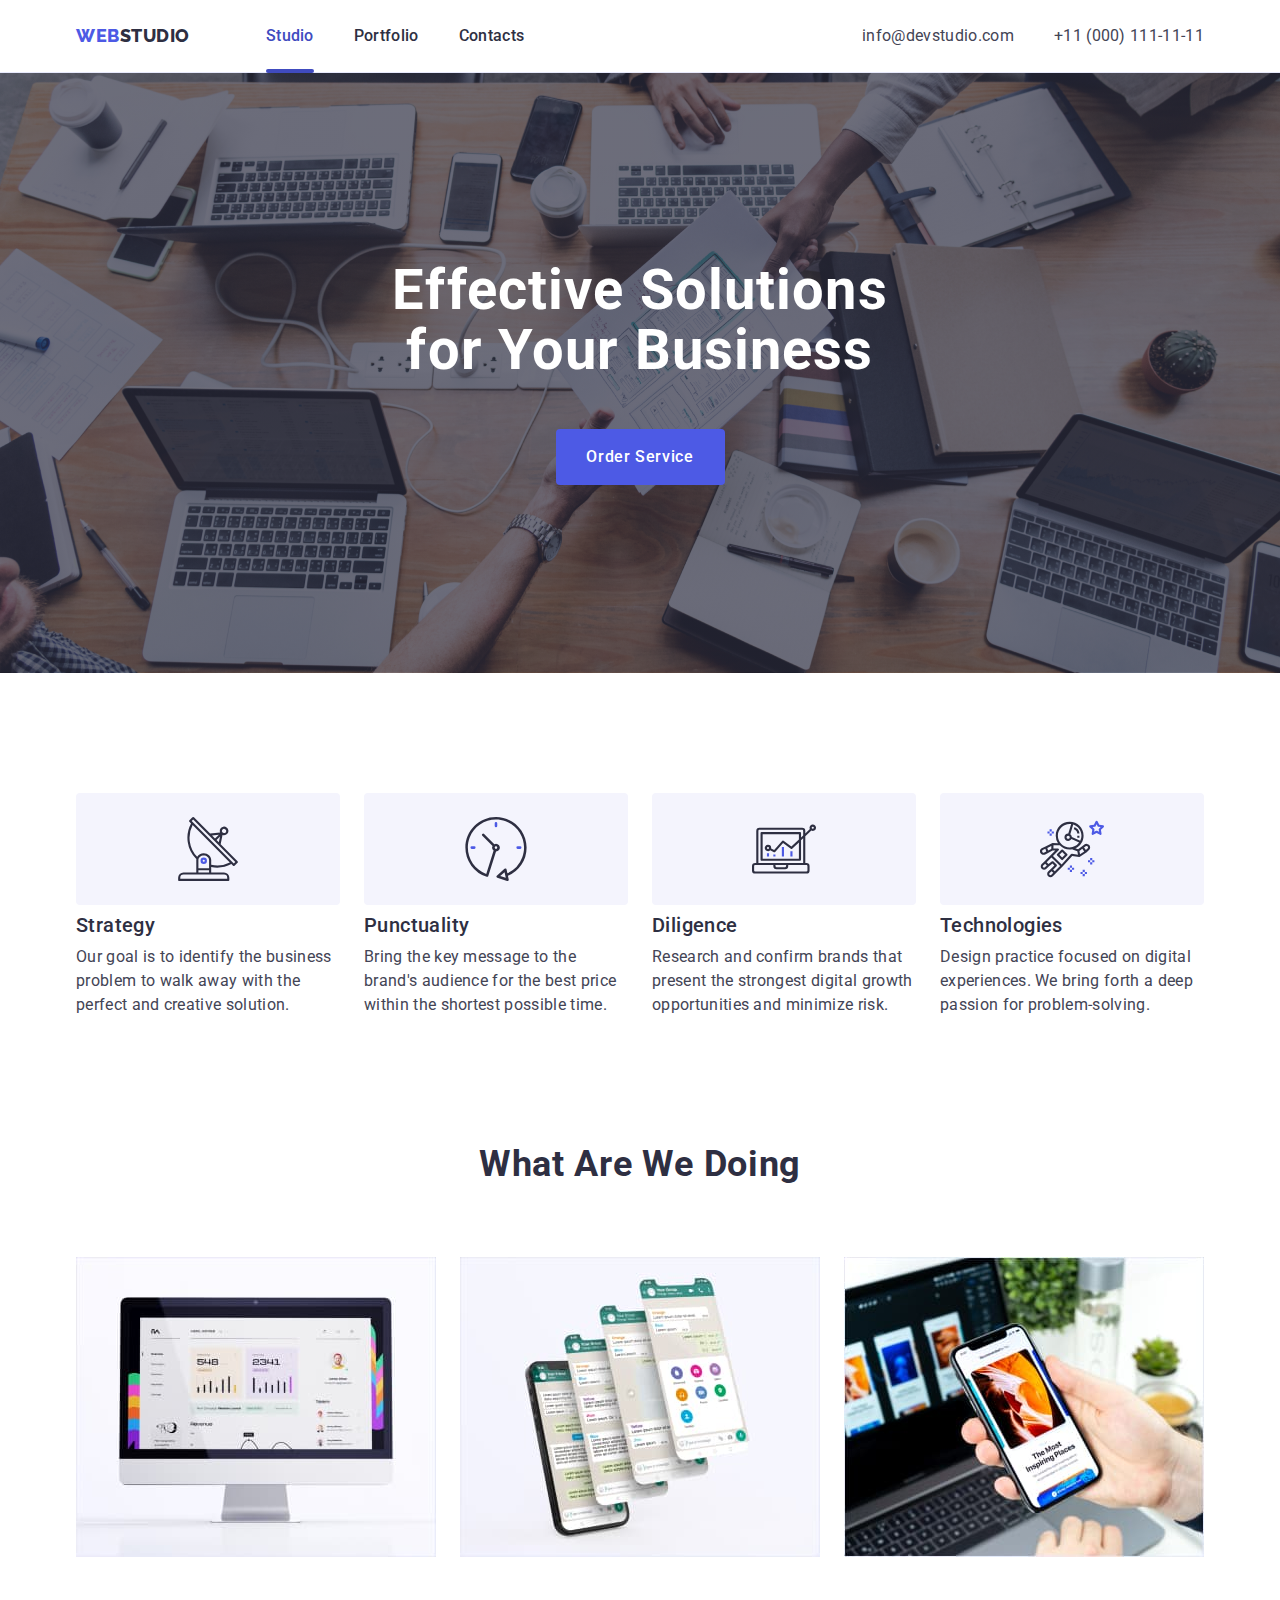
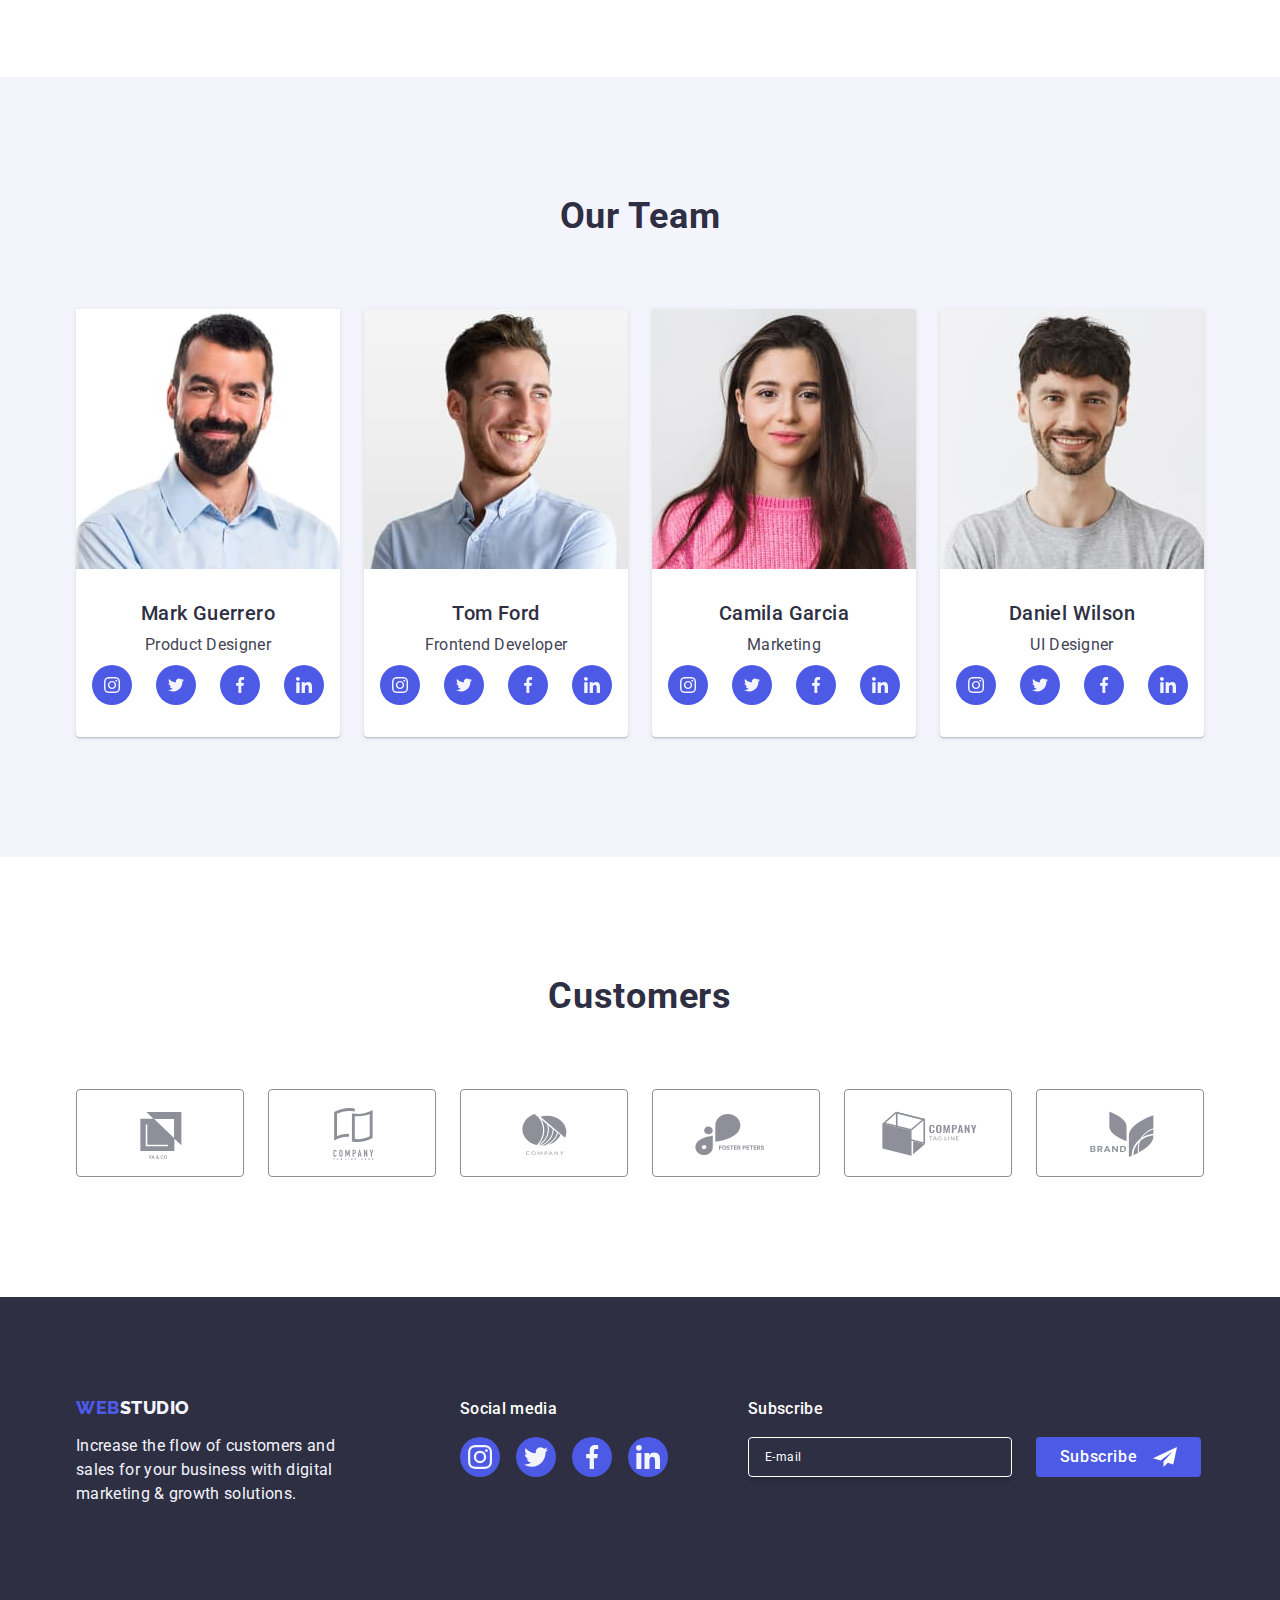
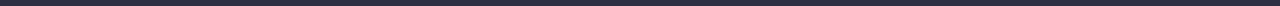
<file: index.html>
<!DOCTYPE html>
<html lang="en">
  <head>
    <meta charset="UTF-8" />
    <meta name="viewport" content="width=device-width, initial-scale=1.0" />
    <title>Document</title>
    <link
      rel="stylesheet"
      href="https://cdnjs.cloudflare.com/ajax/libs/modern-normalize/2.0.0/modern-normalize.min.css"
    />
    <link href="./css/styles.css" rel="stylesheet" />
    <link rel="preconnect" href="https://fonts.googleapis.com" />
    <link rel="preconnect" href="https://fonts.gstatic.com" crossorigin />
    <link
      href="https://fonts.googleapis.com/css2?family=Raleway:wght@800&family=Roboto:wght@400;500;700;900&display=swap"
      rel="stylesheet"
    />
  </head>
  <body>
    <header class="header">
      <div class="header-navigation container">
        <nav class="nav">
          <a class="logo link" href="./index.html">
            Web<span class="highlight-dark">Studio</span></a
          >
          <ul class="menu-nav list">
            <li>
              <a class="menu-nav-item link-active link" href="./index.html"
                >Studio</a
              >
            </li>
            <li>
              <a class="menu-nav-item link" href="./portfolio.html"
                >Portfolio</a
              >
            </li>
            <li><a class="menu-nav-item link" href="">Contacts</a></li>
          </ul>
        </nav>
        <address class="address-element">
          <ul class="address list">
            <li>
              <a class="contact link" href="mailto:info@devstudio.com"
                >info@devstudio.com</a
              >
            </li>
            <li>
              <a class="contact link" href="tel:+110001111111"
                >+11 (000) 111-11-11</a
              >
            </li>
          </ul>
        </address>
      </div>
    </header>
    <main>
      <section class="first-section section">
        <div class="first-section-container container">
          <h1 class="header-solutions">
            Effective Solutions for Your Business
          </h1>
          <button class="btn-order" type="button" data-modal-open>
            Order Service
          </button>
        </div>
      </section>
      <section class="goals-section section">
        <div class="container">
          <h2 class="visually-hidden">Goals section</h2>
          <ul class="goals list">
            <li class="goals-list-item">
              <div class="icon">
                <svg width="64" height="64">
                  <use href="./images/icons.svg#icon-antena"></use>
                </svg>
              </div>
              <h3 class="header-third">Strategy</h3>
              <p class="paragraph">
                Our goal is to identify the business problem to walk away with
                the perfect and creative solution.
              </p>
            </li>
            <li class="goals-list-item">
              <div class="icon">
                <svg width="64" height="64">
                  <use href="./images/icons.svg#icon-clock"></use>
                </svg>
              </div>
              <h3 class="header-third">Punctuality</h3>
              <p class="paragraph">
                Bring the key message to the brand's audience for the best price
                within the shortest possible time.
              </p>
            </li>
            <li class="goals-list-item">
              <div class="icon">
                <svg width="64" height="64">
                  <use href="./images/icons.svg#icon-diagram"></use>
                </svg>
              </div>
              <h3 class="header-third">Diligence</h3>
              <p class="paragraph">
                Research and confirm brands that present the strongest digital
                growth opportunities and minimize risk.
              </p>
            </li>
            <li class="goals-list-item">
              <div class="icon">
                <svg width="64" height="64">
                  <use href="./images/icons.svg#icon-astronaut"></use>
                </svg>
              </div>
              <h3 class="header-third">Technologies</h3>
              <p class="paragraph">
                Design practice focused on digital experiences. We bring forth a
                deep passion for problem-solving.
              </p>
            </li>
          </ul>
        </div>
      </section>
      <section class="tasks section">
        <div class="container">
          <h2 class="header-second">What are we doing</h2>
          <ul class="photo-section list">
            <li class="photo-section-item">
              <img
                src="./images/img-1.jpg"
                alt="monitor"
                width="360"
                height="300"
              />
            </li>
            <li class="photo-section-item">
              <img
                src="./images/img-2.jpg"
                alt="phone"
                width="360"
                height="300"
              />
            </li>
            <li class="photo-section-item">
              <img
                src="./images/img-3.jpg"
                alt="computer"
                width="360"
                height="300"
              />
            </li>
          </ul>
        </div>
      </section>
      <section class="our-team section">
        <div class="container">
          <h2 class="header-second">Our Team</h2>
          <ul class="team list">
            <li class="team-list-item">
              <img
                src="./images/mark_guero.jpg"
                alt="Zdjęcie Marka Guerro"
                width="264"
                height="260"
              />
              <div class="name-position">
                <h3 class="header-third name">Mark Guerrero</h3>
                <p class="paragraph position">Product Designer</p>
                <ul class="team-socials">
                  <li class="team-socials-item">
                    <a class="team-socials-link" href="">
                      <svg width="16" height="16" class="team-svg">
                        <use href="./images/icons.svg#icon-instagram"></use>
                      </svg>
                    </a>
                  </li>
                  <li class="team-socials-item">
                    <a class="team-socials-link" href="">
                      <svg width="16" height="16" class="team-svg">
                        <use href="./images/icons.svg#icon-twitter"></use>
                      </svg>
                    </a>
                  </li>
                  <li class="team-socials-item">
                    <a class="team-socials-link" href="">
                      <svg width="16" height="16" class="team-svg">
                        <use href="./images/icons.svg#icon-facebook"></use>
                      </svg>
                    </a>
                  </li>
                  <li class="team-socials-item">
                    <a class="team-socials-link" href="">
                      <svg width="16" height="16" class="team-svg">
                        <use href="./images/icons.svg#icon-linkedin"></use>
                      </svg>
                    </a>
                  </li>
                </ul>
              </div>
            </li>
            <li class="team-list-item">
              <img
                src="./images/tom_ford.jpg"
                alt="Zdjęcie Toma Forda"
                width="264"
                height="260"
              />
              <div class="name-position">
                <h3 class="header-third name">Tom Ford</h3>
                <p class="paragraph position">Frontend Developer</p>
                <ul class="team-socials">
                  <li class="team-socials-item">
                    <a class="team-socials-link" href="">
                      <svg width="16" height="16" class="icon-svg">
                        <use href="./images/icons.svg#icon-instagram"></use>
                      </svg>
                    </a>
                  </li>
                  <li class="team-socials-item">
                    <a class="team-socials-link" href="">
                      <svg width="16" height="16" class="icon-svg">
                        <use href="./images/icons.svg#icon-twitter"></use>
                      </svg>
                    </a>
                  </li>
                  <li class="team-socials-item">
                    <a class="team-socials-link" href="">
                      <svg width="16" height="16" class="icon-svg">
                        <use href="./images/icons.svg#icon-facebook"></use>
                      </svg>
                    </a>
                  </li>
                  <li class="team-socials-item">
                    <a class="team-socials-link" href="">
                      <svg width="16" height="16" class="icon-svg">
                        <use href="./images/icons.svg#icon-linkedin"></use>
                      </svg>
                    </a>
                  </li>
                </ul>
              </div>
            </li>
            <li class="team-list-item">
              <img
                src="./images/camila_garcia.jpg"
                alt=" Zdjęcie Camili Garci"
                width="264"
                height="260"
              />
              <div class="name-position">
                <h3 class="header-third name">Camila Garcia</h3>
                <p class="paragraph position">Marketing</p>
                <ul class="team-socials">
                  <li class="team-socials-item">
                    <a class="team-socials-link" href="">
                      <svg width="16" height="16" class="icon-svg">
                        <use href="./images/icons.svg#icon-instagram"></use>
                      </svg>
                    </a>
                  </li>
                  <li class="team-socials-item">
                    <a class="team-socials-link" href="">
                      <svg width="16" height="16" class="icon-svg">
                        <use href="./images/icons.svg#icon-twitter"></use>
                      </svg>
                    </a>
                  </li>
                  <li class="team-socials-item">
                    <a class="team-socials-link" href="">
                      <svg width="16" height="16" class="icon-svg">
                        <use href="./images/icons.svg#icon-facebook"></use>
                      </svg>
                    </a>
                  </li>
                  <li class="team-socials-item">
                    <a class="team-socials-link" href="">
                      <svg width="16" height="16" class="icon-svg">
                        <use href="./images/icons.svg#icon-linkedin"></use>
                      </svg>
                    </a>
                  </li>
                </ul>
              </div>
            </li>
            <li class="team-list-item">
              <img
                src="./images/daniel_wilson.jpg"
                alt="Zdjęcie Daniela Wilsona"
                width="264"
                height="260"
              />
              <div class="name-position">
                <h3 class="header-third name">Daniel Wilson</h3>
                <p class="paragraph position">UI Designer</p>
                <ul class="team-socials">
                  <li class="team-socials-item">
                    <a class="team-socials-link" href="">
                      <svg width="16" height="16" class="klasa3">
                        <use href="./images/icons.svg#icon-instagram"></use>
                      </svg>
                    </a>
                  </li>
                  <li class="team-socials-item">
                    <a class="team-socials-link" href="">
                      <svg width="16" height="16" class="klasa3">
                        <use href="./images/icons.svg#icon-twitter"></use>
                      </svg>
                    </a>
                  </li>
                  <li class="team-socials-item">
                    <a class="team-socials-link" href="">
                      <svg width="16" height="16" class="klasa3">
                        <use href="./images/icons.svg#icon-facebook"></use>
                      </svg>
                    </a>
                  </li>
                  <li class="team-socials-item">
                    <a class="team-socials-link" href="">
                      <svg width="16" height="16" class="klasa3">
                        <use href="./images/icons.svg#icon-linkedin"></use>
                      </svg>
                    </a>
                  </li>
                </ul>
              </div>
            </li>
          </ul>
        </div>
      </section>
      <section class="customers section">
        <div class="container">
          <h2 class="header-second">Customers</h2>
          <ul class="customers-icons list">
            <li class="customers-icons-item">
              <a class="customers-icons-link" href="">
                <svg width="104" height="56" class="icon-customer">
                  <use href="./images/icons.svg#icon-logo-1"></use>
                </svg>
              </a>
            </li>
            <li class="customers-icons-item">
              <a class="customers-icons-link" href="">
                <svg width="104" height="56" class="icon-customer">
                  <use href="./images/icons.svg#icon-logo-2"></use>
                </svg>
              </a>
            </li>
            <li class="customers-icons-item">
              <a class="customers-icons-link" href="">
                <svg width="104" height="56" class="icon-customer">
                  <use href="./images/icons.svg#icon-logo-3"></use>
                </svg>
              </a>
            </li>
            <li class="customers-icons-item">
              <a class="customers-icons-link" href="">
                <svg width="104" height="56" class="icon-customer">
                  <use href="./images/icons.svg#icon-logo-4"></use>
                </svg>
              </a>
            </li>
            <li class="customers-icons-item">
              <a class="customers-icons-link" href="">
                <svg width="104" height="56" class="icon-customer">
                  <use href="./images/icons.svg#icon-Logo-5"></use>
                </svg>
              </a>
            </li>
            <li class="customers-icons-item">
              <a class="customers-icons-link" href="">
                <svg width="104" height="56" class="icon-customer">
                  <use href="./images/icons.svg#icon-logo-6"></use>
                </svg>
              </a>
            </li>
          </ul>
        </div>
      </section>
    </main>
    <footer class="footer">
      <div class="container-footer container">
        <div class="content-footer">
          <a class="footer-logo link" href="./index.html">
            Web<span class="highlight-bright">Studio</span></a
          >
          <p class="footer-paragraph">
            Increase the flow of customers and sales for your business with
            digital marketing & growth solutions.
          </p>
        </div>
        <div class="socials-footer">
          <p class="socials-paragraph">Social media</p>
          <ul class="socials-footer-icon">
            <li class="socials-footer-item">
              <a class="socials-footer-link" href="">
                <svg width="24" height="24" class="icon-svg">
                  <use href="./images/icons.svg#icon-instagram"></use>
                </svg>
              </a>
            </li>
            <li class="socials-footer-item">
              <a class="socials-footer-link" href="">
                <svg width="24" height="24" class="icon-svg">
                  <use href="./images/icons.svg#icon-twitter"></use>
                </svg>
              </a>
            </li>
            <li class="socials-footer-item">
              <a class="socials-footer-link" href="">
                <svg width="24" height="24" class="icon-svg">
                  <use href="./images/icons.svg#icon-facebook"></use>
                </svg>
              </a>
            </li>
            <li class="socials-footer-item">
              <a class="socials-footer-link" href="">
                <svg width="24" height="24" class="icon-svg">
                  <use href="./images/icons.svg#icon-linkedin"></use>
                </svg>
              </a>
            </li>
          </ul>
        </div>
        <div class="form-container">
          <p class="socials-paragraph">Subscribe</p>
          <form class="form-footer">
            <label class="form-footer-label">
              <input
                class="email-footer"
                name="email"
                type="email"
                placeholder="E-mail"
                required
              />
            </label>
            <button class="btn-subscribe" type="submit">
              Subscribe
              <svg width="24" height="24" class="icon-subscribe">
                <use href="./images/icons.svg#icon-frame"></use>
              </svg>
            </button>
          </form>
        </div>
      </div>
    </footer>
    <div class="backdrop is-hidden" data-modal>
      <div class="modal">
        <button class="close-btn" type="button" data-modal-close>
          <svg width="8" height="8" class="icon-close">
            <use href="./images/icons.svg#icon-close-btn"></use>
          </svg>
        </button>
        <p class="header-form-modal">
          Leave your contacts and we will call you back
        </p>
        <form>
          <div class="label-container">
            <label class="label-modal" for="user-name">Name</label>
            <div class="input-container">
              <input
                class="input-order-form"
                id="user-name"
                type="text"
                name="user-name"
                required
              />
              <svg width="18" height="24" class="icon-form">
                <use href="./images/icons.svg#icon-person"></use>
              </svg>
            </div>
          </div>
          <div class="label-container">
            <label class="label-modal" for="user-phone">Phone</label>
            <div class="input-container">
              <input
                class="input-order-form"
                id="user-phone"
                type="tel"
                name="user-phone"
                required
              />
              <svg width="18" height="24" class="icon-form">
                <use href="./images/icons.svg#icon-phone"></use>
              </svg>
            </div>
          </div>
          <div class="label-container">
            <label class="label-modal" for="user-email">Email</label>
            <div class="input-container">
              <input
                class="input-order-form"
                id="user-email"
                type="email"
                name="user-email"
                required
              />
              <svg width="18" height="24" class="icon-form">
                <use href="./images/icons.svg#icon-email"></use>
              </svg>
            </div>
          </div>
          <div class="textarea-container">
            <label class="label-modal" for="user-comment">Comment</label>
            <textarea
              class="textarea-form-modal"
              id="user-comment"
              name="user-comment"
              placeholder="Text input"
            ></textarea>
          </div>
          <div class="checkbox-container">
            <input
              id="user-privacy"
              class="input-checkbox-modal visually-hidden"
              type="checkbox"
              value="true"
              name="user-privacy"
              required
            />
            <label class="label-modal-checkbox" for="user-privacy">
              <span class="icon-checkbox-container">
                <svg width="10" height="8">
                  <use href="./images/icons.svg#icon-Vector"></use>
                </svg>
              </span>
              I accept the terms and conditions of the
              <a href="" class="checkbox-privacypolicy-link">Privacy Policy</a>
            </label>
          </div>
          <button class="btn-send" type="submit">Send</button>
        </form>
      </div>
    </div>
    <script src="./js/modal.js"></script>
  </body>
</html>
</file>
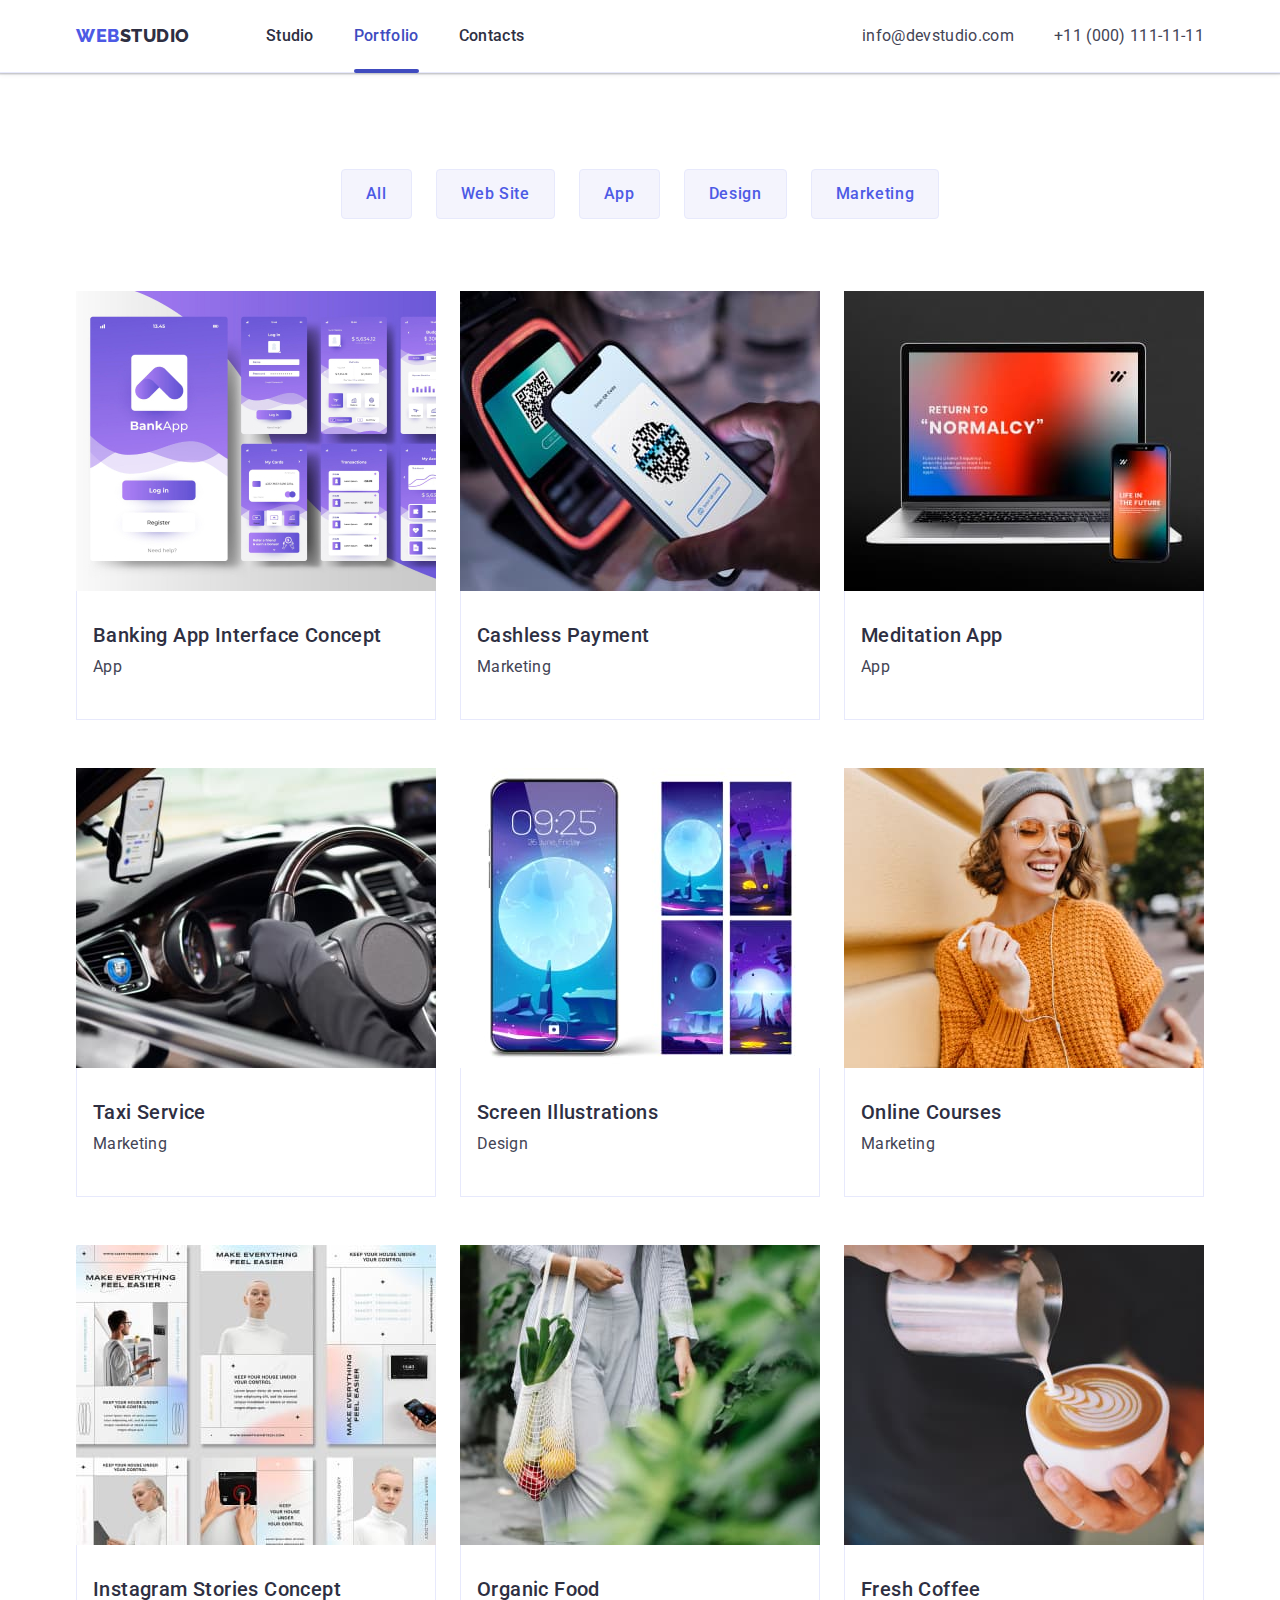
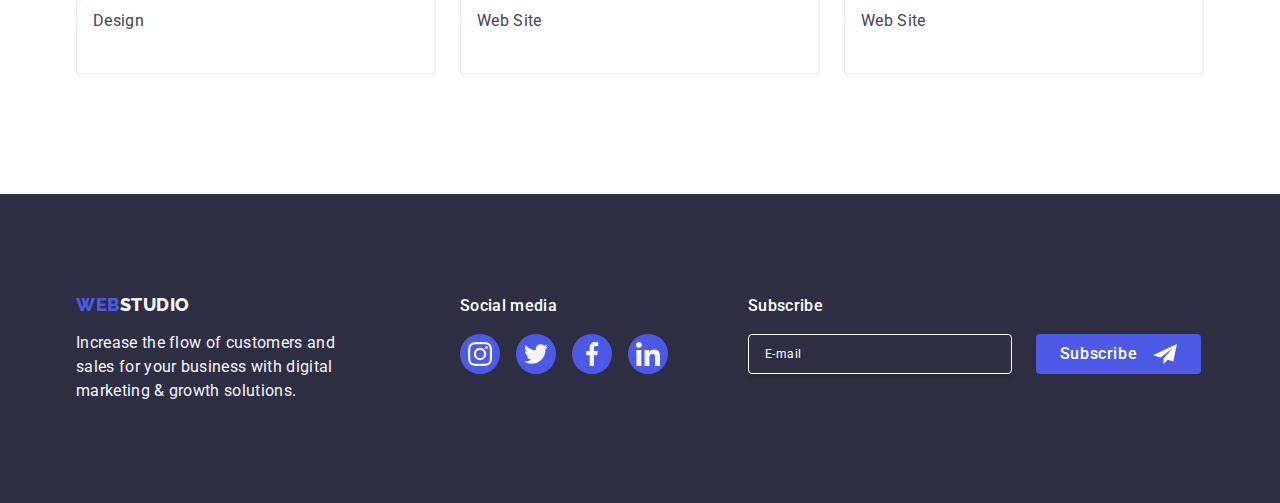
<file: portfolio.html>
<!DOCTYPE html>
<html lang="en">
  <head>
    <meta charset="UTF-8" />
    <meta name="viewport" content="width=device-width, initial-scale=1.0" />
    <title>Document</title>
    <link
      rel="stylesheet"
      href="https://cdnjs.cloudflare.com/ajax/libs/modern-normalize/2.0.0/modern-normalize.min.css"
    />
    <link href="./css/styles.css" rel="stylesheet" />
    <link rel="preconnect" href="https://fonts.googleapis.com" />
    <link rel="preconnect" href="https://fonts.gstatic.com" crossorigin />
    <link
      href="https://fonts.googleapis.com/css2?family=Raleway:wght@800&family=Roboto:wght@400;500;700;900&display=swap"
      rel="stylesheet"
    />
  </head>
  <body>
    <header class="header">
      <div class="header-navigation container">
        <nav class="nav">
          <a class="logo link" href="./index.html">
            Web<span class="highlight-dark">Studio</span></a
          >
          <ul class="menu-nav list">
            <li>
              <a class="menu-nav-item link" href="./index.html">Studio</a>
            </li>
            <li>
              <a class="menu-nav-item link-active link" href="./portfolio.html"
                >Portfolio</a
              >
            </li>
            <li><a class="menu-nav-item link" href="">Contacts</a></li>
          </ul>
        </nav>
        <address class="address-element">
          <ul class="address list">
            <li>
              <a class="contact link" href="mailto:info@devstudio.com"
                >info@devstudio.com</a
              >
            </li>
            <li>
              <a class="contact link" href="tel:+110001111111"
                >+11 (000) 111-11-11</a
              >
            </li>
          </ul>
        </address>
      </div>
    </header>
    <main>
      <section class="portfolio section">
        <div class="container">
          <h1 class="visually-hidden">Header portfolio</h1>
          <ul class="btn list">
            <li><button type="button" class="btn-menu">All</button></li>
            <li><button type="button" class="btn-menu">Web Site</button></li>
            <li><button type="button" class="btn-menu">App</button></li>
            <li><button type="button" class="btn-menu">Design</button></li>
            <li><button type="button" class="btn-menu">Marketing</button></li>
          </ul>
          <ul class="photos list">
            <li class="photos-list-item">
              <a class="photos-link link" href="">
                <div class="box">
                  <img
                    src="./images/banking-app.jpg"
                    alt="banking app"
                    width="360"
                    height="300"
                  />
                  <p class="overlay-paragraph">
                    14 Stylish and User-Friendly App Design Concepts · Task
                    Manager App · Calorie Tracker App · Exotic Fruit Ecommerce
                    App · Cloud Storage App
                  </p>
                </div>
                <div class="description">
                  <h2 class="photos-header">Banking App Interface Concept</h2>
                  <p class="paragraph">App</p>
                </div>
              </a>
            </li>
            <li class="photos-list-item">
              <a class="photos-link link" href="">
                <div class="box">
                  <img
                    src="./images/cashless-payment.jpg"
                    alt="cashless payment"
                    width="360"
                    height="300"
                  />
                  <p class="overlay-paragraph">
                    14 Stylish and User-Friendly App Design Concepts · Task
                    Manager App · Calorie Tracker App · Exotic Fruit Ecommerce
                    App · Cloud Storage App
                  </p>
                </div>
                <div class="description">
                  <h2 class="photos-header">Cashless Payment</h2>
                  <p class="paragraph">Marketing</p>
                </div>
              </a>
            </li>
            <li class="photos-list-item">
              <a class="photos-link link" href="">
                <div class="box">
                  <img
                    src="./images/meditaion-app.jpg"
                    alt="mediation app"
                    width="360"
                    height="300"
                  />
                  <p class="overlay-paragraph">
                    14 Stylish and User-Friendly App Design Concepts · Task
                    Manager App · Calorie Tracker App · Exotic Fruit Ecommerce
                    App · Cloud Storage App
                  </p>
                </div>
                <div class="description">
                  <h2 class="photos-header">Meditation App</h2>
                  <p class="paragraph">App</p>
                </div>
              </a>
            </li>
            <li class="photos-list-item">
              <a class="photos-link link" href="">
                <div class="box">
                  <img
                    src="./images/taxi-service.jpg"
                    alt="taxi"
                    width="360"
                    height="300"
                  />
                  <p class="overlay-paragraph">
                    14 Stylish and User-Friendly App Design Concepts · Task
                    Manager App · Calorie Tracker App · Exotic Fruit Ecommerce
                    App · Cloud Storage App
                  </p>
                </div>
                <div class="description">
                  <h2 class="photos-header">Taxi Service</h2>
                  <p class="paragraph">Marketing</p>
                </div>
              </a>
            </li>
            <li class="photos-list-item">
              <a class="photos-link link">
                <div class="box">
                  <img
                    src="./images/screen-illustrations.jpg"
                    alt="screen illustrations"
                    width="360"
                    height="300"
                  />
                  <p class="overlay-paragraph">
                    14 Stylish and User-Friendly App Design Concepts · Task
                    Manager App · Calorie Tracker App · Exotic Fruit Ecommerce
                    App · Cloud Storage App
                  </p>
                </div>
                <div class="description">
                  <h2 class="photos-header">Screen Illustrations</h2>
                  <p class="paragraph">Design</p>
                </div>
              </a>
            </li>
            <li class="photos-list-item">
              <a class="photos-link link">
                <div class="box">
                  <img
                    src="./images/online-coursers.jpg"
                    alt="online courses"
                    width="360"
                    height="300"
                  />
                  <p class="overlay-paragraph">
                    14 Stylish and User-Friendly App Design Concepts · Task
                    Manager App · Calorie Tracker App · Exotic Fruit Ecommerce
                    App · Cloud Storage App
                  </p>
                </div>
                <div class="description">
                  <h2 class="photos-header">Online Courses</h2>
                  <p class="paragraph">Marketing</p>
                </div>
              </a>
            </li>
            <li class="photos-list-item">
              <a class="photos-link link">
                <div class="box">
                  <img
                    src="./images/instagram-stories-concept.jpg"
                    alt="stories concept"
                    width="360"
                    height="300"
                  />
                  <p class="overlay-paragraph">
                    14 Stylish and User-Friendly App Design Concepts · Task
                    Manager App · Calorie Tracker App · Exotic Fruit Ecommerce
                    App · Cloud Storage App
                  </p>
                </div>
                <div class="description">
                  <h2 class="photos-header">Instagram Stories Concept</h2>
                  <p class="paragraph">Design</p>
                </div>
              </a>
            </li>
            <li class="photos-list-item">
              <a class="photos-link link">
                <div class="box">
                  <img
                    src="./images/organic-food.jpg"
                    alt="organic food"
                    width="360"
                    height="300"
                  />
                  <p class="overlay-paragraph">
                    14 Stylish and User-Friendly App Design Concepts · Task
                    Manager App · Calorie Tracker App · Exotic Fruit Ecommerce
                    App · Cloud Storage App
                  </p>
                </div>
                <div class="description">
                  <h2 class="photos-header">Organic Food</h2>
                  <p class="paragraph">Web Site</p>
                </div>
              </a>
            </li>
            <li class="photos-list-item">
              <a class="photos-link link">
                <div class="box">
                  <img
                    src="./images/fresh-coffee.jpg"
                    alt="cup of coffee"
                    width="360"
                    height="300"
                  />
                  <p class="overlay-paragraph">
                    14 Stylish and User-Friendly App Design Concepts · Task
                    Manager App · Calorie Tracker App · Exotic Fruit Ecommerce
                    App · Cloud Storage App
                  </p>
                </div>
                <div class="description">
                  <h2 class="photos-header">Fresh Coffee</h2>
                  <p class="paragraph">Web Site</p>
                </div>
              </a>
            </li>
          </ul>
        </div>
      </section>
    </main>
    <footer class="footer">
      <div class="container-footer container">
        <div class="content-footer">
          <a class="footer-logo link" href="./index.html">
            Web<span class="highlight-bright">Studio</span></a
          >
          <p class="footer-paragraph">
            Increase the flow of customers and sales for your business with
            digital marketing & growth solutions.
          </p>
        </div>
        <div class="socials-footer">
          <p class="socials-paragraph">Social media</p>
          <ul class="socials-footer-icon">
            <li class="socials-footer-item">
              <a class="socials-footer-link" href="">
                <svg width="24" height="24" class="icon-svg">
                  <use href="./images/icons.svg#icon-instagram"></use>
                </svg>
              </a>
            </li>
            <li class="socials-footer-item">
              <a class="socials-footer-link" href="">
                <svg width="24" height="24" class="icon-svg">
                  <use href="./images/icons.svg#icon-twitter"></use>
                </svg>
              </a>
            </li>
            <li class="socials-footer-item">
              <a class="socials-footer-link" href="">
                <svg width="24" height="24" class="icon-svg">
                  <use href="./images/icons.svg#icon-facebook"></use>
                </svg>
              </a>
            </li>
            <li class="socials-footer-item">
              <a class="socials-footer-link" href="">
                <svg width="24" height="24" class="icon-svg">
                  <use href="./images/icons.svg#icon-linkedin"></use>
                </svg>
              </a>
            </li>
          </ul>
        </div>
        <div class="form-container">
          <p class="socials-paragraph">Subscribe</p>
          <form class="form-footer">
            <label class="form-footer-label">
              <input
                class="email-footer"
                name="email"
                type="email"
                placeholder="E-mail"
                required
              />
            </label>
            <button class="btn-subscribe" type="submit">
              Subscribe
              <svg width="24" height="24" class="icon-subscribe">
                <use href="./images/icons.svg#icon-frame"></use>
              </svg>
            </button>
          </form>
        </div>
      </div>
    </footer>
  </body>
</html>
</file>
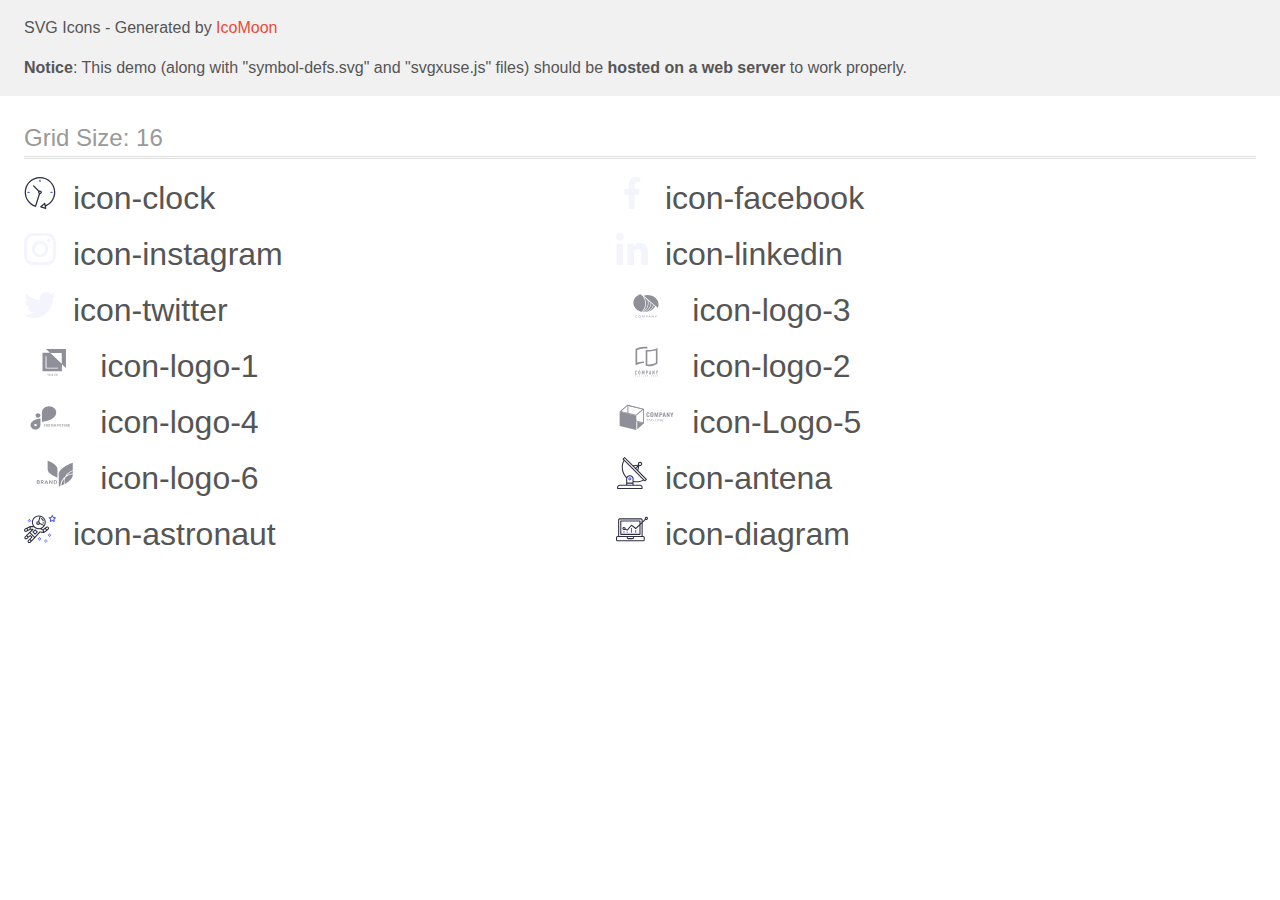
<file: icomoon/demo-external-svg.html>
<!doctype html>
<html>
<head>
    <title>IcoMoon - SVG Icons</title>
    <meta charset="utf-8">
    <meta name="viewport" content="width=device-width, initial-scale=1">
    <link rel="stylesheet" href="demo-files/demo.css">
    <link rel="stylesheet" href="style.css">
</head>
<body>
<header class="bgc1 clearfix">
<div class="mhl">
    <p>SVG Icons - Generated by <a href="https://icomoon.io/app">IcoMoon</a></p><p><strong>Notice</strong>: This demo (along with "symbol-defs.svg" and "svgxuse.js" files) should be <b>hosted on a web server</b> to work properly.</p>
</div>
</header>
    <div class="clearfix mhl ptl">
        <h1 class="mvm mtn fgc1">Grid Size: 16</h1>
        <div class="glyph fs1">
            <div class="clearfix pbs">
                <svg class="icon icon-clock"><use xlink:href="symbol-defs.svg#icon-clock"></use></svg><span class="name"> icon-clock</span>
            </div>
        </div>
        <div class="glyph fs1">
            <div class="clearfix pbs">
                <svg class="icon icon-facebook"><use xlink:href="symbol-defs.svg#icon-facebook"></use></svg><span class="name"> icon-facebook</span>
            </div>
        </div>
        <div class="glyph fs1">
            <div class="clearfix pbs">
                <svg class="icon icon-instagram"><use xlink:href="symbol-defs.svg#icon-instagram"></use></svg><span class="name"> icon-instagram</span>
            </div>
        </div>
        <div class="glyph fs1">
            <div class="clearfix pbs">
                <svg class="icon icon-linkedin"><use xlink:href="symbol-defs.svg#icon-linkedin"></use></svg><span class="name"> icon-linkedin</span>
            </div>
        </div>
        <div class="glyph fs1">
            <div class="clearfix pbs">
                <svg class="icon icon-twitter"><use xlink:href="symbol-defs.svg#icon-twitter"></use></svg><span class="name"> icon-twitter</span>
            </div>
        </div>
        <div class="glyph fs1">
            <div class="clearfix pbs">
                <svg class="icon icon-logo-3"><use xlink:href="symbol-defs.svg#icon-logo-3"></use></svg><span class="name"> icon-logo-3</span>
            </div>
        </div>
        <div class="glyph fs1">
            <div class="clearfix pbs">
                <svg class="icon icon-logo-1"><use xlink:href="symbol-defs.svg#icon-logo-1"></use></svg><span class="name"> icon-logo-1</span>
            </div>
        </div>
        <div class="glyph fs1">
            <div class="clearfix pbs">
                <svg class="icon icon-logo-2"><use xlink:href="symbol-defs.svg#icon-logo-2"></use></svg><span class="name"> icon-logo-2</span>
            </div>
        </div>
        <div class="glyph fs1">
            <div class="clearfix pbs">
                <svg class="icon icon-logo-4"><use xlink:href="symbol-defs.svg#icon-logo-4"></use></svg><span class="name"> icon-logo-4</span>
            </div>
        </div>
        <div class="glyph fs1">
            <div class="clearfix pbs">
                <svg class="icon icon-Logo-5"><use xlink:href="symbol-defs.svg#icon-Logo-5"></use></svg><span class="name"> icon-Logo-5</span>
            </div>
        </div>
        <div class="glyph fs1">
            <div class="clearfix pbs">
                <svg class="icon icon-logo-6"><use xlink:href="symbol-defs.svg#icon-logo-6"></use></svg><span class="name"> icon-logo-6</span>
            </div>
        </div>
        <div class="glyph fs1">
            <div class="clearfix pbs">
                <svg class="icon icon-antena"><use xlink:href="symbol-defs.svg#icon-antena"></use></svg><span class="name"> icon-antena</span>
            </div>
        </div>
        <div class="glyph fs1">
            <div class="clearfix pbs">
                <svg class="icon icon-astronaut"><use xlink:href="symbol-defs.svg#icon-astronaut"></use></svg><span class="name"> icon-astronaut</span>
            </div>
        </div>
        <div class="glyph fs1">
            <div class="clearfix pbs">
                <svg class="icon icon-diagram"><use xlink:href="symbol-defs.svg#icon-diagram"></use></svg><span class="name"> icon-diagram</span>
            </div>
        </div>
  </div>
<script defer src="svgxuse.js"></script>
</body>
</html>
</file>
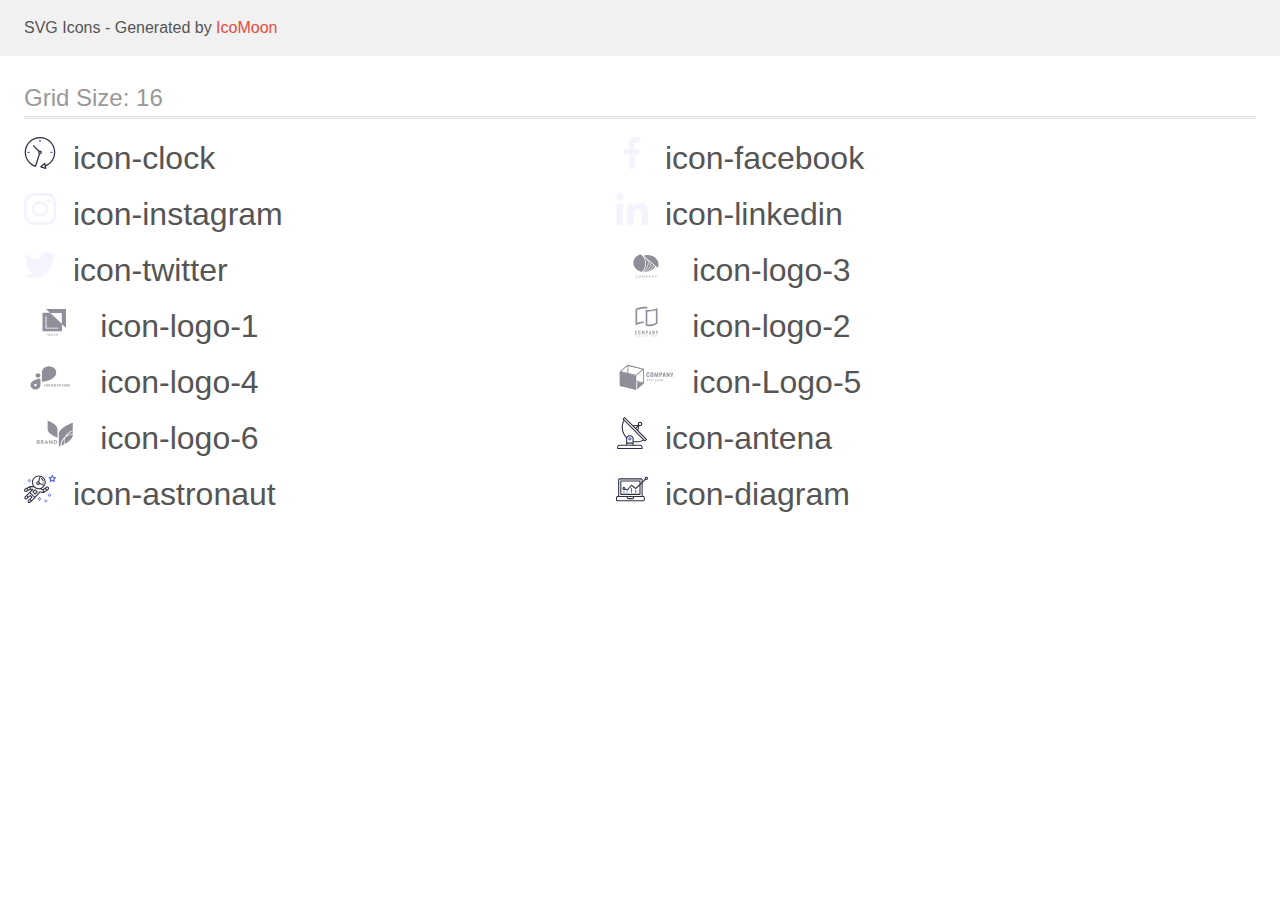
<file: icomoon/demo.html>
<!doctype html>
<html>
<head>
    <title>IcoMoon - SVG Icons</title>
    <meta charset="utf-8">
    <meta name="viewport" content="width=device-width, initial-scale=1">
    <link rel="stylesheet" href="demo-files/demo.css">
    <link rel="stylesheet" href="style.css">
</head>
<body>
<svg aria-hidden="true" style="position: absolute; width: 0; height: 0; overflow: hidden;" version="1.1" xmlns="http://www.w3.org/2000/svg" xmlns:xlink="http://www.w3.org/1999/xlink">
<defs>
<symbol id="icon-clock" viewBox="0 0 32 32">
<path fill="#2e2f42" style="fill: var(--color1, #2e2f42)" d="M31.297 15.301c-0.002-8.452-6.855-15.303-15.308-15.301s-15.303 6.855-15.301 15.308c0.001 6.658 4.307 12.551 10.649 14.576 0.061 0.019 0.124 0.029 0.187 0.029 0.121-0 0.239-0.032 0.342-0.094 0.135-0.080 0.236-0.207 0.283-0.356l3.865-12.25c1.057-0.005 1.909-0.866 1.903-1.923s-0.866-1.909-1.923-1.903c-0.284 0.001-0.565 0.067-0.82 0.191l-5.106-5.107c-0.253-0.245-0.657-0.238-0.902 0.016-0.239 0.247-0.239 0.639 0 0.886l5.103 5.109c-0.392 0.799-0.168 1.764 0.536 2.309l-3.683 11.673c-7.278-2.681-11.004-10.754-8.323-18.032s10.754-11.004 18.032-8.323c7.278 2.681 11.004 10.754 8.323 18.032-1.31 3.556-4.001 6.431-7.462 7.973l-0.398-1.874c-0.073-0.345-0.411-0.565-0.756-0.492-0.109 0.023-0.209 0.074-0.293 0.148l-3.837 3.426c-0.263 0.234-0.287 0.637-0.052 0.9 0.076 0.085 0.174 0.149 0.283 0.184l4.899 1.564c0.335 0.108 0.694-0.077 0.802-0.412 0.034-0.106 0.040-0.219 0.017-0.328l-0.391-1.839c5.664-2.388 9.342-7.942 9.329-14.089zM15.992 14.664c0.352 0 0.638 0.286 0.638 0.638s-0.286 0.638-0.638 0.638c-0.352 0-0.638-0.285-0.638-0.638s0.285-0.638 0.638-0.638zM18.093 29.528l2.184-1.948 0.603 2.84-2.787-0.892z"></path>
<path fill="#4d5ae5" style="fill: var(--color2, #4d5ae5)" d="M15.354 3.185v1.275c0 0.352 0.285 0.638 0.638 0.638s0.638-0.285 0.638-0.638v-1.275c0-0.352-0.286-0.638-0.638-0.638s-0.638 0.286-0.638 0.638z"></path>
<path fill="#4d5ae5" style="fill: var(--color2, #4d5ae5)" d="M3.876 14.664c-0.352 0-0.638 0.286-0.638 0.638s0.285 0.638 0.638 0.638h1.275c0.352 0 0.638-0.285 0.638-0.638s-0.285-0.638-0.638-0.638h-1.275z"></path>
<path fill="#4d5ae5" style="fill: var(--color2, #4d5ae5)" d="M28.108 15.939c0.352 0 0.638-0.285 0.638-0.638s-0.285-0.638-0.638-0.638h-1.275c-0.352 0-0.638 0.286-0.638 0.638s0.286 0.638 0.638 0.638h1.275z"></path>
</symbol>
<symbol id="icon-facebook" viewBox="0 0 32 32">
<path fill="#f4f4fd" style="fill: var(--color3, #f4f4fd)" d="M21.329 5.313h2.921v-5.088c-0.504-0.069-2.237-0.225-4.256-0.225-4.212 0-7.097 2.649-7.097 7.519v4.481h-4.648v5.688h4.648v14.312h5.699v-14.311h4.46l0.708-5.688h-5.169v-3.919c0.001-1.644 0.444-2.769 2.735-2.769z"></path>
</symbol>
<symbol id="icon-instagram" viewBox="0 0 32 32">
<path fill="#f4f4fd" style="fill: var(--color3, #f4f4fd)" d="M31.969 9.408c-0.075-1.7-0.35-2.869-0.744-3.882-0.406-1.075-1.031-2.038-1.85-2.838-0.8-0.813-1.769-1.444-2.832-1.844-1.019-0.394-2.182-0.669-3.882-0.744-1.713-0.081-2.257-0.1-6.601-0.1s-4.888 0.019-6.595 0.094c-1.7 0.075-2.869 0.35-3.882 0.744-1.075 0.406-2.038 1.031-2.838 1.85-0.813 0.8-1.444 1.769-1.844 2.832-0.394 1.019-0.669 2.182-0.744 3.882-0.081 1.713-0.1 2.257-0.1 6.601s0.019 4.888 0.094 6.595c0.075 1.7 0.35 2.869 0.744 3.882 0.406 1.075 1.038 2.038 1.85 2.838 0.8 0.813 1.769 1.444 2.832 1.844 1.019 0.394 2.182 0.669 3.882 0.744 1.706 0.075 2.25 0.094 6.595 0.094s4.888-0.018 6.595-0.094c1.7-0.075 2.869-0.35 3.882-0.744 2.151-0.831 3.851-2.532 4.682-4.682 0.394-1.019 0.669-2.182 0.744-3.882 0.075-1.707 0.094-2.251 0.094-6.595s-0.006-4.888-0.081-6.595zM29.087 22.473c-0.069 1.563-0.331 2.407-0.55 2.969-0.538 1.394-1.644 2.501-3.038 3.038-0.563 0.219-1.413 0.481-2.969 0.55-1.688 0.075-2.194 0.094-6.464 0.094s-4.782-0.018-6.464-0.094c-1.563-0.069-2.407-0.331-2.969-0.55-0.694-0.256-1.325-0.663-1.838-1.194-0.531-0.519-0.938-1.144-1.194-1.838-0.219-0.563-0.481-1.413-0.55-2.969-0.075-1.688-0.094-2.194-0.094-6.464s0.019-4.782 0.094-6.464c0.069-1.563 0.331-2.407 0.55-2.969 0.256-0.694 0.663-1.325 1.2-1.838 0.519-0.531 1.144-0.938 1.838-1.194 0.563-0.219 1.413-0.481 2.969-0.55 1.688-0.075 2.194-0.094 6.464-0.094 4.276 0 4.782 0.019 6.464 0.094 1.563 0.069 2.407 0.331 2.969 0.55 0.694 0.256 1.325 0.662 1.838 1.194 0.531 0.519 0.938 1.144 1.194 1.838 0.219 0.563 0.481 1.413 0.55 2.969 0.075 1.688 0.094 2.194 0.094 6.464s-0.019 4.77-0.094 6.457z"></path>
<path fill="#f4f4fd" style="fill: var(--color3, #f4f4fd)" d="M16.059 7.782c-4.538 0-8.22 3.682-8.22 8.22s3.682 8.22 8.22 8.22c4.538 0 8.22-3.682 8.22-8.22s-3.682-8.22-8.22-8.22zM16.059 21.335c-2.944 0-5.332-2.388-5.332-5.332s2.388-5.332 5.332-5.332c2.944 0 5.332 2.388 5.332 5.332s-2.388 5.332-5.332 5.332z"></path>
<path fill="#f4f4fd" style="fill: var(--color3, #f4f4fd)" d="M26.524 7.457c0 1.060-0.859 1.919-1.919 1.919s-1.919-0.859-1.919-1.919c0-1.060 0.859-1.919 1.919-1.919s1.919 0.859 1.919 1.919z"></path>
</symbol>
<symbol id="icon-linkedin" viewBox="0 0 32 32">
<path fill="#f4f4fd" style="fill: var(--color3, #f4f4fd)" d="M31.992 32v-0.001h0.008v-11.736c0-5.741-1.236-10.164-7.948-10.164-3.227 0-5.392 1.771-6.276 3.449h-0.093v-2.913h-6.364v21.364h6.627v-10.579c0-2.785 0.528-5.479 3.977-5.479 3.399 0 3.449 3.179 3.449 5.657v10.401h6.62z"></path>
<path fill="#f4f4fd" style="fill: var(--color3, #f4f4fd)" d="M0.528 10.636h6.635v21.364h-6.635v-21.364z"></path>
<path fill="#f4f4fd" style="fill: var(--color3, #f4f4fd)" d="M3.843-0c-2.121 0-3.843 1.721-3.843 3.843s1.721 3.879 3.843 3.879c2.121 0 3.843-1.757 3.843-3.879-0.001-2.121-1.723-3.843-3.843-3.843v0z"></path>
</symbol>
<symbol id="icon-twitter" viewBox="0 0 32 32">
<path fill="#f4f4fd" style="fill: var(--color3, #f4f4fd)" d="M32 6.078c-1.19 0.522-2.458 0.868-3.78 1.036 1.36-0.812 2.398-2.088 2.886-3.626-1.268 0.756-2.668 1.29-4.16 1.588-1.204-1.282-2.92-2.076-4.792-2.076-3.632 0-6.556 2.948-6.556 6.562 0 0.52 0.044 1.020 0.152 1.496-5.454-0.266-10.28-2.88-13.522-6.862-0.566 0.982-0.898 2.106-0.898 3.316 0 2.272 1.17 4.286 2.914 5.452-1.054-0.020-2.088-0.326-2.964-0.808 0 0.020 0 0.046 0 0.072 0 3.188 2.274 5.836 5.256 6.446-0.534 0.146-1.116 0.216-1.72 0.216-0.42 0-0.844-0.024-1.242-0.112 0.85 2.598 3.262 4.508 6.13 4.57-2.232 1.746-5.066 2.798-8.134 2.798-0.538 0-1.054-0.024-1.57-0.090 2.906 1.874 6.35 2.944 10.064 2.944 12.072 0 18.672-10 18.672-18.668 0-0.29-0.010-0.57-0.024-0.848 1.302-0.924 2.396-2.078 3.288-3.406z"></path>
</symbol>
<symbol id="icon-logo-3" viewBox="0 0 59 32">
<path fill="#8e8f99" style="fill: var(--color4, #8e8f99)" d="M21.034 28.128c0.009 0 0.018 0.002 0.027 0.005s0.016 0.008 0.022 0.014l0.126 0.119c-0.098 0.096-0.219 0.173-0.355 0.225-0.159 0.057-0.331 0.085-0.503 0.081-0.162 0.003-0.323-0.023-0.473-0.076-0.135-0.048-0.257-0.121-0.357-0.213-0.102-0.095-0.18-0.207-0.23-0.329-0.055-0.136-0.082-0.278-0.080-0.422-0.002-0.144 0.027-0.288 0.087-0.423 0.055-0.122 0.138-0.234 0.244-0.329 0.108-0.093 0.237-0.166 0.379-0.214 0.155-0.051 0.321-0.077 0.487-0.076 0.155-0.003 0.309 0.020 0.453 0.069 0.125 0.046 0.24 0.111 0.339 0.19l-0.106 0.127c-0.007 0.009-0.016 0.017-0.027 0.023-0.012 0.007-0.028 0.011-0.043 0.009-0.016-0.001-0.032-0.006-0.046-0.014l-0.057-0.034-0.079-0.043c-0.034-0.016-0.069-0.030-0.106-0.042-0.047-0.014-0.095-0.026-0.144-0.034-0.062-0.010-0.125-0.014-0.188-0.014-0.12-0.001-0.239 0.018-0.35 0.057-0.104 0.036-0.197 0.090-0.274 0.159-0.079 0.073-0.139 0.16-0.178 0.253-0.044 0.107-0.066 0.22-0.065 0.334-0.002 0.116 0.020 0.23 0.065 0.34 0.038 0.093 0.098 0.179 0.175 0.252 0.072 0.068 0.162 0.122 0.262 0.156 0.103 0.036 0.213 0.055 0.325 0.054 0.064 0.001 0.129-0.003 0.192-0.011 0.104-0.011 0.204-0.042 0.292-0.090 0.044-0.025 0.086-0.053 0.125-0.084 0.016-0.013 0.038-0.021 0.060-0.022z"></path>
<path fill="#8e8f99" style="fill: var(--color4, #8e8f99)" d="M24.678 27.532c0.002 0.143-0.027 0.285-0.085 0.419-0.051 0.122-0.132 0.233-0.238 0.326s-0.232 0.166-0.373 0.214c-0.309 0.101-0.65 0.101-0.959 0-0.14-0.049-0.266-0.122-0.371-0.214-0.105-0.095-0.187-0.206-0.24-0.329-0.114-0.271-0.114-0.568 0-0.84 0.054-0.122 0.135-0.235 0.24-0.33 0.106-0.090 0.232-0.16 0.371-0.206 0.308-0.102 0.651-0.102 0.959 0 0.14 0.049 0.267 0.122 0.372 0.214 0.104 0.094 0.185 0.204 0.238 0.325 0.058 0.135 0.087 0.278 0.085 0.422zM24.347 27.532c0.002-0.114-0.018-0.228-0.060-0.337-0.035-0.093-0.093-0.179-0.169-0.252-0.074-0.069-0.165-0.124-0.267-0.159-0.224-0.074-0.473-0.074-0.697 0-0.102 0.035-0.193 0.090-0.267 0.159-0.077 0.073-0.135 0.159-0.17 0.252-0.080 0.219-0.080 0.454 0 0.674 0.036 0.093 0.094 0.179 0.17 0.252 0.074 0.069 0.165 0.123 0.267 0.158 0.225 0.072 0.472 0.072 0.697 0 0.102-0.035 0.192-0.089 0.267-0.158 0.076-0.073 0.133-0.159 0.169-0.252 0.042-0.109 0.063-0.223 0.060-0.337z"></path>
<path fill="#8e8f99" style="fill: var(--color4, #8e8f99)" d="M27.164 27.885l0.033 0.076c0.013-0.027 0.024-0.051 0.036-0.076s0.026-0.050 0.041-0.074l0.806-1.252c0.016-0.022 0.030-0.035 0.046-0.039 0.021-0.006 0.044-0.008 0.066-0.007h0.238v2.036h-0.282v-1.497c0-0.019 0-0.040 0-0.063-0.002-0.023-0.002-0.047 0-0.070l-0.811 1.269c-0.010 0.019-0.027 0.035-0.047 0.046s-0.045 0.017-0.069 0.017h-0.046c-0.025 0-0.049-0.006-0.069-0.017s-0.037-0.027-0.047-0.047l-0.834-1.277c0 0.024 0 0.049 0 0.073s0 0.046 0 0.065v1.497h-0.273v-2.032h0.238c0.022-0.001 0.045 0.001 0.066 0.007 0.020 0.008 0.035 0.022 0.044 0.039l0.823 1.253c0.016 0.023 0.030 0.047 0.041 0.073z"></path>
<path fill="#8e8f99" style="fill: var(--color4, #8e8f99)" d="M30.197 27.784v0.763h-0.316v-2.034h0.704c0.133-0.002 0.265 0.013 0.393 0.044 0.102 0.025 0.197 0.068 0.278 0.127 0.070 0.055 0.124 0.123 0.158 0.199 0.037 0.083 0.055 0.171 0.054 0.26 0.001 0.089-0.018 0.178-0.058 0.26-0.038 0.078-0.096 0.148-0.17 0.203-0.081 0.061-0.176 0.107-0.279 0.135-0.123 0.034-0.251 0.049-0.38 0.047l-0.382-0.005zM30.197 27.566h0.382c0.083 0.001 0.165-0.010 0.244-0.031 0.065-0.019 0.125-0.049 0.177-0.088 0.047-0.037 0.084-0.083 0.107-0.135 0.026-0.054 0.039-0.113 0.038-0.171 0.004-0.057-0.007-0.113-0.032-0.166s-0.062-0.1-0.11-0.139c-0.12-0.080-0.272-0.119-0.424-0.109h-0.382v0.838z"></path>
<path fill="#8e8f99" style="fill: var(--color4, #8e8f99)" d="M34.437 28.549h-0.249c-0.025 0.001-0.050-0.006-0.069-0.019-0.018-0.013-0.032-0.029-0.041-0.047l-0.215-0.492h-1.077l-0.222 0.492c-0.008 0.018-0.022 0.034-0.039 0.046-0.020 0.014-0.045 0.021-0.071 0.020h-0.249l0.946-2.036h0.328l0.959 2.036zM32.875 27.793h0.89l-0.375-0.829c-0.029-0.062-0.052-0.126-0.071-0.191l-0.036 0.106c-0.011 0.032-0.024 0.062-0.035 0.086l-0.372 0.828z"></path>
<path fill="#8e8f99" style="fill: var(--color4, #8e8f99)" d="M35.8 26.522c0.019 0.009 0.035 0.021 0.047 0.036l1.38 1.535c0-0.024 0-0.049 0-0.071s0-0.046 0-0.067v-1.442h0.282v2.036h-0.158c-0.022 0.001-0.045-0.004-0.065-0.012-0.020-0.010-0.037-0.023-0.050-0.038l-1.379-1.534c0.002 0.023 0.002 0.047 0 0.070 0 0.023 0 0.043 0 0.062v1.452h-0.282v-2.036h0.167c0.020-0 0.039 0.003 0.057 0.009z"></path>
<path fill="#8e8f99" style="fill: var(--color4, #8e8f99)" d="M39.834 27.739v0.809h-0.316v-0.809l-0.872-1.226h0.282c0.024-0.001 0.048 0.005 0.068 0.018 0.017 0.013 0.032 0.029 0.043 0.046l0.546 0.791c0.022 0.034 0.041 0.065 0.057 0.094s0.028 0.058 0.039 0.086l0.041-0.088c0.015-0.032 0.033-0.063 0.054-0.093l0.538-0.797c0.011-0.016 0.025-0.030 0.041-0.043 0.019-0.014 0.043-0.021 0.068-0.020h0.285l-0.874 1.232z"></path>
<path fill="#8e8f99" style="fill: var(--color4, #8e8f99)" d="M27.008 23.095c0.137 0.015 0.276 0.027 0.416 0.038 2.128-0.813 3.929-2.145 5.176-3.828s1.887-3.643 1.838-5.634l-2.346-2.004c0.477 2.12 0.254 4.313-0.644 6.331s-2.436 3.783-4.441 5.098z"></path>
<path fill="#8e8f99" style="fill: var(--color4, #8e8f99)" d="M26.17 23.002l0.063 0.011c2.143-1.31 3.776-3.138 4.69-5.25s1.064-4.408 0.433-6.594l-3.341-2.854c1.351 2.346 1.895 4.972 1.568 7.572s-1.511 5.067-3.414 7.115z"></path>
<path fill="#8e8f99" style="fill: var(--color4, #8e8f99)" d="M37.5 16.024c-0.568 2.188-1.946 4.162-3.931 5.628-0.58 0.43-1.205 0.814-1.868 1.145 1.616-0.406 3.102-1.123 4.342-2.097s2.202-2.178 2.812-3.52l-1.355-1.156z"></path>
<path fill="#8e8f99" style="fill: var(--color4, #8e8f99)" d="M36.968 15.702l-1.929-1.648c-0.037 1.879-0.662 3.716-1.811 5.318s-2.779 2.914-4.721 3.796h0.009c0.433-0 0.865-0.022 1.295-0.066 1.815-0.633 3.418-1.64 4.667-2.931s2.104-2.826 2.489-4.469z"></path>
<path fill="#8e8f99" style="fill: var(--color4, #8e8f99)" d="M26.449 7.112l-2.301-1.969c-2.057 0.679-3.827 1.873-5.077 3.426s-1.922 3.392-1.928 5.276v0c0.008 2.082 0.828 4.103 2.331 5.742s3.603 2.803 5.967 3.308c2.111-2.197 3.346-4.912 3.528-7.75s-0.701-5.652-2.52-8.032z"></path>
<path fill="#8e8f99" style="fill: var(--color4, #8e8f99)" d="M42.286 15.399c-0.008-2.47-1.161-4.838-3.205-6.585s-4.815-2.731-7.707-2.739c-1.336-0.001-2.661 0.21-3.907 0.621l14.090 12.039c0.482-1.064 0.73-2.196 0.729-3.337z"></path>
</symbol>
<symbol id="icon-logo-1" viewBox="0 0 59 32">
<path fill="#8e8f99" style="fill: var(--color4, #8e8f99)" d="M21.714 4l4.004 3.815-7.433-0.004v18.51h19.429v-7.077l4 3.811v-19.054h-20zM37.538 18.796l-11.354-10.817h11.354v10.817zM34.013 23.613h-12.653v-12.449h0.894v11.606h11.759v0.843zM23.883 29.749l-0.472-0.97h-0.389l0.684 1.284v0.748h0.353v-0.748l0.684-1.284h-0.388l-0.472 0.97zM25.622 28.78h0.084l0.767 2.031h-0.368l-0.164-0.476h-0.786l-0.164 0.476h-0.367l0.765-2.031h0.234zM25.249 30.058h0.595l-0.298-0.862-0.297 0.862zM27.704 29.721c-0.015-0.020-0.030-0.038-0.044-0.057-0.052-0.069-0.093-0.135-0.121-0.2s-0.043-0.132-0.043-0.201c0-0.106 0.022-0.197 0.066-0.273s0.106-0.135 0.186-0.176c0.080-0.042 0.173-0.063 0.28-0.063 0.103 0 0.192 0.021 0.266 0.063 0.075 0.041 0.133 0.095 0.173 0.163s0.061 0.142 0.061 0.223c0 0.064-0.012 0.123-0.035 0.176s-0.055 0.101-0.096 0.145c-0.041 0.044-0.088 0.085-0.142 0.124l-0.141 0.103 0.402 0.475c0.013-0.026 0.025-0.053 0.036-0.082 0.034-0.089 0.052-0.188 0.052-0.297h0.29c0 0.099-0.010 0.192-0.029 0.28s-0.049 0.17-0.091 0.245c-0.017 0.031-0.036 0.061-0.058 0.090l0.298 0.351h-0.389l-0.118-0.139c-0.064 0.049-0.133 0.086-0.208 0.114-0.099 0.035-0.204 0.053-0.315 0.053-0.135 0-0.252-0.025-0.35-0.074s-0.175-0.117-0.229-0.204c-0.053-0.087-0.080-0.186-0.080-0.297 0-0.083 0.017-0.155 0.052-0.218s0.081-0.122 0.141-0.176c0.055-0.050 0.118-0.1 0.188-0.15zM27.871 29.925l-0.042 0.031c-0.049 0.040-0.086 0.079-0.11 0.116s-0.039 0.070-0.046 0.1c-0.008 0.031-0.011 0.058-0.011 0.081 0 0.059 0.013 0.113 0.038 0.162s0.064 0.087 0.113 0.116c0.050 0.028 0.111 0.042 0.183 0.042 0.077 0 0.152-0.017 0.225-0.052 0.036-0.018 0.071-0.039 0.103-0.064l-0.452-0.532zM27.951 29.554l0.125-0.084c0.059-0.039 0.1-0.077 0.126-0.114s0.038-0.086 0.038-0.142c0-0.048-0.019-0.093-0.056-0.134s-0.090-0.061-0.158-0.061c-0.047 0-0.087 0.011-0.12 0.034s-0.057 0.050-0.074 0.087c-0.016 0.035-0.024 0.075-0.024 0.119 0 0.042 0.011 0.085 0.032 0.13s0.051 0.090 0.088 0.138c0.008 0.010 0.015 0.020 0.023 0.029zM31.505 30.15h-0.349c-0.010 0.088-0.032 0.163-0.064 0.225s-0.079 0.106-0.141 0.138c-0.061 0.032-0.142 0.047-0.241 0.047-0.082 0-0.152-0.016-0.211-0.049s-0.107-0.079-0.145-0.138c-0.037-0.059-0.065-0.131-0.084-0.213s-0.026-0.177-0.026-0.279v-0.172c0-0.108 0.010-0.204 0.029-0.287s0.051-0.156 0.091-0.213c0.040-0.058 0.090-0.101 0.149-0.131s0.129-0.045 0.209-0.045c0.098 0 0.177 0.017 0.237 0.050s0.106 0.080 0.137 0.142c0.032 0.062 0.052 0.137 0.061 0.225h0.349c-0.014-0.136-0.052-0.256-0.114-0.361s-0.148-0.187-0.259-0.247c-0.112-0.060-0.248-0.089-0.41-0.089-0.127 0-0.242 0.022-0.345 0.067s-0.188 0.109-0.261 0.194c-0.073 0.084-0.128 0.185-0.167 0.303s-0.057 0.25-0.057 0.396v0.169c0 0.146 0.019 0.278 0.056 0.396s0.093 0.219 0.165 0.303c0.072 0.083 0.158 0.147 0.258 0.192s0.213 0.067 0.339 0.067c0.164 0 0.303-0.030 0.417-0.089s0.203-0.141 0.266-0.244c0.063-0.104 0.1-0.223 0.112-0.356zM33.443 29.851v-0.112c0-0.153-0.020-0.291-0.061-0.412s-0.097-0.226-0.172-0.311c-0.074-0.087-0.163-0.152-0.266-0.197s-0.218-0.068-0.343-0.068c-0.125 0-0.239 0.023-0.342 0.068s-0.191 0.11-0.266 0.197c-0.074 0.086-0.132 0.189-0.173 0.311s-0.061 0.258-0.061 0.412v0.112c0 0.154 0.020 0.291 0.061 0.413s0.1 0.226 0.176 0.311c0.075 0.086 0.164 0.151 0.266 0.197s0.217 0.067 0.342 0.067c0.126 0 0.24-0.022 0.343-0.067s0.192-0.111 0.265-0.197c0.074-0.086 0.132-0.189 0.172-0.311s0.060-0.259 0.060-0.413zM33.092 29.737v0.114c0 0.113-0.011 0.214-0.033 0.301s-0.053 0.161-0.095 0.222c-0.042 0.059-0.093 0.105-0.153 0.135s-0.13 0.045-0.208 0.045c-0.077 0-0.146-0.015-0.206-0.045s-0.113-0.076-0.156-0.135c-0.043-0.060-0.075-0.134-0.098-0.222s-0.033-0.188-0.033-0.301v-0.114c0-0.113 0.011-0.213 0.033-0.3s0.054-0.16 0.096-0.219c0.043-0.059 0.094-0.104 0.155-0.134s0.129-0.046 0.206-0.046 0.147 0.015 0.208 0.046c0.061 0.030 0.113 0.074 0.155 0.134s0.075 0.132 0.096 0.219c0.022 0.087 0.033 0.186 0.033 0.3z"></path>
</symbol>
<symbol id="icon-logo-2" viewBox="0 0 59 32">
<path fill="#8e8f99" style="fill: var(--color4, #8e8f99)" d="M28.636 3.391h-0.078c-0.12-0.007-0.24-0.010-0.36-0.013v0h-0.26c-0.227 0-0.458 0.006-0.688 0.017-0.017-0.001-0.035-0.001-0.052 0-2.082 0.118-4.123 0.638-6.009 1.533l-0.247 0.119v12.652l0.578-0.196c0.507-0.174 1.048-0.331 1.607-0.477 1.512-0.388 3.065-0.595 4.626-0.615v1.662c-0.207 0.002-0.408 0.007-0.609 0.017h-0.048c-1.201 0.066-2.393 0.249-3.559 0.546-1.477 0.37-2.901 0.925-4.24 1.652v-16.227c1.39-0.811 2.888-1.42 4.448-1.809 1.37-0.354 2.778-0.535 4.192-0.541h0.244c0.292 0.007 0.577 0.020 0.844 0.041 0.705 0.049 1.404 0.161 2.089 0.333v1.636c-0.666-0.155-1.342-0.257-2.024-0.305-0.014-0.001-0.028-0.002-0.041-0.004-0.141-0.012-0.282-0.024-0.414-0.024zM31.516 5.064c0.363 0.028 0.739 0.041 1.119 0.041 1.487-0.005 2.967-0.195 4.407-0.565 1.476-0.371 2.9-0.927 4.238-1.654v15.938c-1.391 0.81-2.889 1.419-4.449 1.809-1.37 0.352-2.778 0.533-4.192 0.539-1.072 0.009-2.14-0.117-3.18-0.375v-16.041c0.246 0.057 0.499 0.109 0.756 0.153 0.422 0.071 0.867 0.123 1.301 0.155zM39.627 5.187l-0.578 0.195c-0.532 0.179-1.068 0.339-1.608 0.481-1.57 0.403-3.183 0.61-4.804 0.616-0.377 0-0.724-0.010-1.060-0.032l-0.461-0.030v13.015l0.396 0.035c0.367 0.032 0.746 0.048 1.128 0.048 1.276-0.005 2.547-0.17 3.783-0.49 1.018-0.255 2.008-0.611 2.956-1.062l0.247-0.119v-12.656z"></path>
<path fill="#8e8f99" style="fill: var(--color4, #8e8f99)" d="M20.421 25.836c-0.083-0.086-0.183-0.154-0.294-0.199s-0.23-0.066-0.349-0.061c-0.127-0.002-0.253 0.022-0.372 0.070-0.108 0.043-0.207 0.108-0.289 0.19-0.082 0.083-0.145 0.182-0.186 0.291-0.045 0.114-0.068 0.236-0.067 0.359v2.168c-0.005 0.153 0.024 0.305 0.085 0.445 0.051 0.111 0.125 0.21 0.217 0.291 0.087 0.073 0.188 0.126 0.298 0.154 0.105 0.030 0.214 0.045 0.324 0.045 0.121 0.001 0.24-0.025 0.35-0.076 0.108-0.047 0.207-0.116 0.289-0.201 0.080-0.084 0.145-0.183 0.189-0.291 0.046-0.109 0.070-0.227 0.069-0.346v-0.243h-0.567v0.193c0.002 0.066-0.010 0.132-0.033 0.193-0.018 0.046-0.047 0.088-0.082 0.122-0.035 0.028-0.075 0.050-0.119 0.062-0.038 0.013-0.078 0.020-0.119 0.020-0.051 0.006-0.102-0.002-0.149-0.022s-0.087-0.053-0.117-0.094c-0.053-0.087-0.080-0.188-0.075-0.291v-2.021c-0.004-0.112 0.020-0.223 0.069-0.324 0.029-0.046 0.071-0.082 0.12-0.105s0.104-0.032 0.157-0.025c0.049-0.002 0.097 0.008 0.141 0.030s0.082 0.053 0.112 0.092c0.063 0.083 0.097 0.186 0.094 0.291v0.187h0.561v-0.221c0.001-0.13-0.022-0.258-0.069-0.379-0.042-0.114-0.106-0.217-0.189-0.305z"></path>
<path fill="#8e8f99" style="fill: var(--color4, #8e8f99)" d="M23.788 25.811c-0.181-0.153-0.409-0.237-0.645-0.238-0.115 0-0.23 0.021-0.338 0.061-0.11 0.039-0.212 0.1-0.299 0.177-0.094 0.084-0.169 0.188-0.22 0.304-0.057 0.132-0.085 0.276-0.082 0.42v2.079c-0.004 0.146 0.024 0.292 0.082 0.426 0.051 0.112 0.126 0.211 0.22 0.291 0.087 0.080 0.188 0.143 0.299 0.183 0.108 0.040 0.223 0.061 0.338 0.061s0.23-0.021 0.338-0.061c0.113-0.041 0.217-0.103 0.306-0.183 0.090-0.081 0.163-0.18 0.214-0.291 0.058-0.134 0.086-0.279 0.082-0.426v-2.079c0.003-0.144-0.025-0.288-0.082-0.42-0.050-0.115-0.123-0.218-0.214-0.304zM23.523 28.614c0.005 0.055-0.003 0.111-0.022 0.163s-0.050 0.099-0.090 0.138c-0.075 0.063-0.169 0.097-0.267 0.097s-0.192-0.034-0.267-0.097c-0.040-0.038-0.071-0.085-0.090-0.138s-0.027-0.108-0.022-0.163v-2.079c-0.005-0.055 0.003-0.111 0.022-0.163s0.050-0.099 0.090-0.138c0.075-0.063 0.169-0.097 0.267-0.097s0.192 0.034 0.267 0.097c0.040 0.038 0.071 0.085 0.090 0.138s0.027 0.108 0.022 0.163v2.079z"></path>
<path fill="#8e8f99" style="fill: var(--color4, #8e8f99)" d="M28.21 29.543v-3.936h-0.545l-0.716 2.084h-0.010l-0.721-2.084h-0.539v3.936h0.562v-2.395h0.010l0.551 1.693h0.28l0.555-1.693h0.010v2.395h0.562z"></path>
<path fill="#8e8f99" style="fill: var(--color4, #8e8f99)" d="M31.405 25.882c-0.087-0.097-0.196-0.171-0.318-0.215-0.132-0.043-0.269-0.063-0.408-0.061h-0.835v3.936h0.561v-1.537h0.289c0.175 0.008 0.349-0.029 0.506-0.108 0.128-0.071 0.234-0.175 0.308-0.301 0.065-0.105 0.109-0.221 0.129-0.343 0.022-0.148 0.032-0.298 0.030-0.448 0.006-0.189-0.013-0.378-0.055-0.562-0.037-0.136-0.108-0.261-0.207-0.362zM31.116 27.082c-0.002 0.071-0.020 0.141-0.052 0.205-0.032 0.061-0.083 0.109-0.145 0.138-0.083 0.037-0.174 0.054-0.265 0.049h-0.256v-1.338h0.289c0.087-0.004 0.174 0.013 0.253 0.049 0.058 0.033 0.104 0.084 0.132 0.145 0.031 0.069 0.047 0.144 0.049 0.219 0 0.083 0 0.17 0 0.262s0.006 0.186 0 0.27h-0.006z"></path>
<path fill="#8e8f99" style="fill: var(--color4, #8e8f99)" d="M34.062 25.606h-0.46l-0.867 3.936h0.561l0.165-0.846h0.765l0.165 0.846h0.561l-0.889-3.936zM33.544 28.161l0.276-1.427h0.010l0.275 1.427h-0.561z"></path>
<path fill="#8e8f99" style="fill: var(--color4, #8e8f99)" d="M37.686 27.978h-0.010l-0.847-2.371h-0.539v3.936h0.561v-2.367h0.012l0.857 2.367h0.528v-3.936h-0.561v2.371z"></path>
<path fill="#8e8f99" style="fill: var(--color4, #8e8f99)" d="M41.113 25.606l-0.451 1.565h-0.012l-0.451-1.565h-0.594l0.77 2.273v1.664h0.561v-1.664l0.77-2.273h-0.594z"></path>
<path fill="#8e8f99" style="fill: var(--color4, #8e8f99)" d="M18.857 30.654h0.27v0.759h0.184v-0.759h0.269v-0.155h-0.723v0.155z"></path>
<path fill="#8e8f99" style="fill: var(--color4, #8e8f99)" d="M21.13 30.498l-0.354 0.914h0.195l0.075-0.208h0.364l0.078 0.208h0.2l-0.363-0.914h-0.195zM21.101 31.051l0.124-0.339 0.124 0.339h-0.249z"></path>
<path fill="#8e8f99" style="fill: var(--color4, #8e8f99)" d="M23.376 31.076h0.211v0.118c-0.062 0.049-0.138 0.076-0.217 0.077-0.037 0.002-0.074-0.005-0.107-0.020s-0.063-0.038-0.086-0.067c-0.048-0.070-0.072-0.154-0.068-0.238 0-0.203 0.088-0.305 0.263-0.305 0.046-0.005 0.092 0.008 0.13 0.034s0.065 0.066 0.077 0.111l0.181-0.035c-0.039-0.179-0.168-0.269-0.387-0.269-0.117-0.003-0.232 0.039-0.319 0.118-0.046 0.045-0.082 0.1-0.104 0.161s-0.032 0.126-0.027 0.19c-0.005 0.125 0.036 0.248 0.117 0.343 0.045 0.046 0.099 0.082 0.159 0.105s0.124 0.033 0.188 0.029c0.143 0.004 0.282-0.048 0.387-0.145v-0.36h-0.396v0.154z"></path>
<path fill="#8e8f99" style="fill: var(--color4, #8e8f99)" d="M25.67 30.498h-0.185v0.914h0.64v-0.155h-0.455v-0.759z"></path>
<path fill="#8e8f99" style="fill: var(--color4, #8e8f99)" d="M27.61 30.498h-0.185v0.914h0.185v-0.914z"></path>
<path fill="#8e8f99" style="fill: var(--color4, #8e8f99)" d="M29.507 31.109l-0.374-0.61h-0.179v0.914h0.172v-0.597l0.367 0.597h0.184v-0.914h-0.169v0.61z"></path>
<path fill="#8e8f99" style="fill: var(--color4, #8e8f99)" d="M31.221 31.010h0.455v-0.155h-0.455v-0.201h0.49v-0.155h-0.675v0.914h0.694v-0.155h-0.509v-0.247z"></path>
<path fill="#8e8f99" style="fill: var(--color4, #8e8f99)" d="M35.378 30.859h-0.36v-0.36h-0.184v0.914h0.184v-0.4h0.36v0.4h0.184v-0.914h-0.184v0.36z"></path>
<path fill="#8e8f99" style="fill: var(--color4, #8e8f99)" d="M37.103 31.010h0.457v-0.155h-0.457v-0.201h0.492v-0.155h-0.675v0.914h0.692v-0.155h-0.509v-0.247z"></path>
<path fill="#8e8f99" style="fill: var(--color4, #8e8f99)" d="M39.442 31.010c0.159-0.025 0.24-0.109 0.24-0.254 0.005-0.039-0.001-0.078-0.017-0.114s-0.041-0.067-0.073-0.089c-0.083-0.042-0.175-0.060-0.267-0.054h-0.387v0.914h0.184v-0.382h0.036c0.039-0.002 0.078 0.005 0.114 0.020 0.027 0.017 0.049 0.040 0.065 0.067l0.2 0.291h0.22l-0.111-0.179c-0.049-0.088-0.119-0.163-0.202-0.219zM39.257 30.884h-0.136v-0.23h0.145c0.063-0.005 0.126 0.002 0.187 0.022 0.013 0.012 0.024 0.026 0.031 0.043s0.010 0.034 0.009 0.052c-0.001 0.018-0.006 0.035-0.014 0.051s-0.020 0.029-0.035 0.040c-0.060 0.018-0.124 0.026-0.187 0.022z"></path>
<path fill="#8e8f99" style="fill: var(--color4, #8e8f99)" d="M41.206 31.010h0.455v-0.155h-0.455v-0.201h0.492v-0.155h-0.676v0.914h0.694v-0.155h-0.509v-0.247z"></path>
</symbol>
<symbol id="icon-logo-4" viewBox="0 0 59 32">
<path fill="#8e8f99" style="fill: var(--color4, #8e8f99)" d="M13.759 12.296h-0.002c-1.363 0-2.468 0.996-2.468 2.225v0.002c0 1.229 1.105 2.225 2.468 2.225h0.002c1.363 0 2.468-0.996 2.468-2.225v-0.002c0-1.229-1.105-2.225-2.468-2.225z"></path>
<path fill="#8e8f99" style="fill: var(--color4, #8e8f99)" d="M31.978 11.585c-0.004-1.707-0.758-3.343-2.096-4.551s-3.153-1.887-5.047-1.891v0c-1.894 0.003-3.709 0.683-5.049 1.89s-2.094 2.844-2.098 4.552v9.414c0 0 14.288-1.435 14.289-9.412v-0.001z"></path>
<path fill="#8e8f99" style="fill: var(--color4, #8e8f99)" d="M6.286 24.088c0.003 1.188 0.528 2.326 1.46 3.166s2.194 1.314 3.511 1.317c1.317-0.003 2.579-0.477 3.511-1.317s1.456-1.978 1.46-3.165v-6.55c0 0-9.942 0.999-9.942 6.549zM11.257 25.262c-0.258 0-0.509-0.069-0.723-0.198s-0.381-0.312-0.479-0.527-0.124-0.45-0.074-0.678c0.050-0.228 0.174-0.437 0.356-0.601s0.414-0.276 0.666-0.321c0.252-0.045 0.514-0.022 0.752 0.067s0.441 0.239 0.584 0.432c0.143 0.193 0.219 0.42 0.219 0.652 0.001 0.154-0.033 0.308-0.098 0.451s-0.161 0.273-0.282 0.382c-0.121 0.109-0.265 0.196-0.423 0.256s-0.328 0.090-0.499 0.090v-0.004z"></path>
<path fill="#8e8f99" style="fill: var(--color4, #8e8f99)" d="M20.348 23.151v2.438h-0.502v-2.438h0.502zM21.319 24.193v0.392h-1.108v-0.392h1.108zM21.436 23.151v0.393h-1.225v-0.393h1.225zM23.73 24.313v0.116c0 0.185-0.025 0.352-0.075 0.499s-0.121 0.273-0.213 0.377c-0.091 0.103-0.201 0.181-0.328 0.236-0.126 0.055-0.266 0.082-0.42 0.082-0.153 0-0.293-0.027-0.42-0.082-0.126-0.055-0.235-0.133-0.328-0.236-0.093-0.104-0.165-0.229-0.216-0.377-0.050-0.147-0.075-0.314-0.075-0.499v-0.116c0-0.186 0.025-0.353 0.075-0.499 0.050-0.147 0.121-0.273 0.213-0.377 0.093-0.104 0.202-0.183 0.328-0.238 0.127-0.055 0.267-0.082 0.42-0.082 0.154 0 0.294 0.027 0.42 0.082 0.127 0.055 0.237 0.134 0.328 0.238 0.093 0.104 0.164 0.229 0.214 0.377 0.051 0.146 0.077 0.312 0.077 0.499zM23.222 24.429v-0.119c0-0.13-0.012-0.243-0.035-0.342s-0.058-0.181-0.104-0.248-0.102-0.117-0.167-0.151c-0.066-0.035-0.141-0.052-0.226-0.052s-0.16 0.017-0.226 0.052c-0.065 0.034-0.12 0.084-0.166 0.151-0.045 0.067-0.079 0.15-0.102 0.248s-0.035 0.212-0.035 0.342v0.119c0 0.128 0.012 0.242 0.035 0.341 0.023 0.098 0.058 0.181 0.104 0.249 0.046 0.067 0.102 0.118 0.167 0.152s0.141 0.052 0.226 0.052c0.085 0 0.16-0.017 0.226-0.052s0.121-0.085 0.166-0.152c0.045-0.068 0.079-0.151 0.102-0.249 0.023-0.099 0.035-0.213 0.035-0.341zM25.36 24.951c0-0.044-0.007-0.083-0.020-0.117-0.012-0.036-0.036-0.068-0.070-0.097-0.035-0.030-0.083-0.060-0.146-0.089s-0.143-0.059-0.243-0.090c-0.11-0.036-0.215-0.076-0.315-0.121-0.098-0.045-0.185-0.096-0.261-0.156-0.075-0.060-0.134-0.13-0.177-0.209-0.042-0.079-0.064-0.171-0.064-0.276 0-0.102 0.022-0.194 0.067-0.276 0.045-0.084 0.107-0.155 0.188-0.214 0.080-0.060 0.175-0.107 0.285-0.139 0.11-0.032 0.232-0.049 0.363-0.049 0.18 0 0.337 0.032 0.47 0.097s0.238 0.154 0.311 0.266c0.075 0.113 0.112 0.242 0.112 0.387h-0.499c0-0.071-0.015-0.134-0.045-0.188-0.029-0.055-0.074-0.098-0.134-0.129-0.059-0.031-0.134-0.047-0.224-0.047-0.087 0-0.16 0.013-0.218 0.040-0.058 0.026-0.102 0.061-0.131 0.105-0.029 0.044-0.044 0.093-0.044 0.147 0 0.041 0.010 0.079 0.030 0.112 0.021 0.034 0.052 0.065 0.094 0.094s0.092 0.056 0.152 0.082c0.060 0.026 0.13 0.051 0.209 0.075 0.133 0.040 0.249 0.085 0.35 0.136 0.102 0.050 0.186 0.107 0.254 0.169s0.119 0.133 0.154 0.213c0.035 0.079 0.052 0.169 0.052 0.27 0 0.106-0.021 0.201-0.062 0.285s-0.101 0.155-0.179 0.213c-0.078 0.058-0.171 0.102-0.28 0.132s-0.229 0.045-0.363 0.045c-0.12 0-0.239-0.016-0.357-0.047-0.117-0.032-0.224-0.081-0.32-0.146-0.095-0.065-0.171-0.147-0.228-0.248s-0.085-0.219-0.085-0.357h0.504c0 0.076 0.012 0.14 0.035 0.192s0.056 0.095 0.099 0.127c0.044 0.032 0.095 0.056 0.154 0.070 0.060 0.015 0.126 0.022 0.198 0.022 0.087 0 0.158-0.012 0.214-0.037 0.057-0.025 0.099-0.059 0.126-0.102 0.028-0.044 0.042-0.093 0.042-0.147zM27.294 23.151v2.438h-0.501v-2.438h0.501zM28.044 23.151v0.393h-1.989v-0.393h1.989zM29.966 25.197v0.392h-1.297v-0.392h1.297zM28.832 23.151v2.438h-0.502v-2.438h0.502zM29.797 24.144v0.382h-1.128v-0.382h1.128zM29.964 23.151v0.393h-1.296v-0.393h1.296zM30.259 23.151h0.909c0.186 0 0.346 0.028 0.48 0.084 0.135 0.056 0.239 0.138 0.311 0.248s0.109 0.244 0.109 0.403c0 0.131-0.022 0.243-0.067 0.337-0.044 0.093-0.105 0.17-0.186 0.233-0.079 0.061-0.172 0.11-0.28 0.147l-0.159 0.084h-0.79l-0.003-0.392h0.588c0.088 0 0.161-0.016 0.219-0.047s0.102-0.075 0.131-0.131c0.030-0.056 0.045-0.12 0.045-0.194 0-0.078-0.015-0.146-0.044-0.203s-0.073-0.1-0.132-0.131-0.133-0.045-0.223-0.045h-0.407v2.044h-0.502v-2.438zM31.621 25.589l-0.556-1.086 0.531-0.003 0.562 1.066v0.023h-0.537zM34.258 24.72h-0.621v-0.392h0.621c0.096 0 0.174-0.016 0.234-0.047 0.060-0.032 0.104-0.077 0.132-0.134s0.042-0.121 0.042-0.192c0-0.073-0.014-0.14-0.042-0.203s-0.072-0.113-0.132-0.151-0.138-0.057-0.234-0.057h-0.447v2.044h-0.502v-2.438h0.949c0.191 0 0.354 0.035 0.49 0.104 0.137 0.068 0.242 0.162 0.315 0.283s0.109 0.258 0.109 0.413c0 0.157-0.036 0.294-0.109 0.408s-0.177 0.204-0.315 0.266c-0.136 0.062-0.3 0.094-0.49 0.094zM37.154 25.197v0.392h-1.297v-0.392h1.297zM36.021 23.151v2.438h-0.502v-2.438h0.502zM36.985 24.144v0.382h-1.128v-0.382h1.128zM37.153 23.151v0.393h-1.296v-0.393h1.296zM38.571 23.151v2.438h-0.501v-2.438h0.501zM39.321 23.151v0.393h-1.989v-0.393h1.989zM41.242 25.197v0.392h-1.297v-0.392h1.297zM40.109 23.151v2.438h-0.502v-2.438h0.502zM41.073 24.144v0.382h-1.128v-0.382h1.128zM41.241 23.151v0.393h-1.296v-0.393h1.296zM41.535 23.151h0.909c0.186 0 0.347 0.028 0.48 0.084 0.135 0.056 0.239 0.138 0.311 0.248s0.109 0.244 0.109 0.403c0 0.131-0.022 0.243-0.067 0.337-0.044 0.093-0.105 0.17-0.186 0.233-0.079 0.061-0.172 0.11-0.28 0.147l-0.159 0.084h-0.79l-0.003-0.392h0.588c0.088 0 0.161-0.016 0.219-0.047s0.102-0.075 0.131-0.131c0.030-0.056 0.045-0.12 0.045-0.194 0-0.078-0.014-0.146-0.044-0.203s-0.073-0.1-0.132-0.131c-0.059-0.030-0.133-0.045-0.223-0.045h-0.407v2.044h-0.502v-2.438zM42.898 25.589l-0.556-1.086 0.531-0.003 0.563 1.066v0.023h-0.537zM45.001 24.951c0-0.044-0.007-0.083-0.020-0.117-0.012-0.036-0.036-0.068-0.070-0.097-0.035-0.030-0.083-0.060-0.146-0.089s-0.143-0.059-0.243-0.090c-0.111-0.036-0.215-0.076-0.315-0.121-0.098-0.045-0.185-0.096-0.261-0.156-0.075-0.060-0.134-0.13-0.178-0.209-0.042-0.079-0.064-0.171-0.064-0.276 0-0.102 0.022-0.194 0.067-0.276 0.045-0.084 0.107-0.155 0.188-0.214 0.080-0.060 0.175-0.107 0.285-0.139 0.111-0.032 0.232-0.049 0.363-0.049 0.18 0 0.337 0.032 0.47 0.097s0.238 0.154 0.311 0.266c0.075 0.113 0.112 0.242 0.112 0.387h-0.499c0-0.071-0.015-0.134-0.045-0.188-0.029-0.055-0.074-0.098-0.134-0.129-0.059-0.031-0.134-0.047-0.224-0.047-0.087 0-0.16 0.013-0.218 0.040-0.058 0.026-0.102 0.061-0.131 0.105-0.029 0.044-0.044 0.093-0.044 0.147 0 0.041 0.010 0.079 0.030 0.112 0.021 0.034 0.052 0.065 0.094 0.094s0.092 0.056 0.152 0.082c0.060 0.026 0.13 0.051 0.209 0.075 0.133 0.040 0.249 0.085 0.35 0.136 0.102 0.050 0.186 0.107 0.254 0.169s0.119 0.133 0.154 0.213c0.035 0.079 0.052 0.169 0.052 0.27 0 0.106-0.021 0.201-0.062 0.285s-0.101 0.155-0.179 0.213c-0.078 0.058-0.171 0.102-0.28 0.132s-0.229 0.045-0.363 0.045c-0.12 0-0.239-0.016-0.357-0.047-0.117-0.032-0.224-0.081-0.32-0.146-0.095-0.065-0.171-0.147-0.228-0.248s-0.085-0.219-0.085-0.357h0.504c0 0.076 0.012 0.14 0.035 0.192s0.056 0.095 0.099 0.127c0.044 0.032 0.095 0.056 0.154 0.070 0.060 0.015 0.126 0.022 0.198 0.022 0.087 0 0.158-0.012 0.214-0.037 0.057-0.025 0.099-0.059 0.126-0.102 0.028-0.044 0.042-0.093 0.042-0.147z"></path>
</symbol>
<symbol id="icon-Logo-5" viewBox="0 0 59 32">
<path fill="#8e8f99" style="fill: var(--color4, #8e8f99)" d="M30.588 15.682c-0.254-0.338-0.375-0.737-0.346-1.138v-1.65c0-0.506 0.115-0.89 0.344-1.153s0.624-0.394 1.183-0.393c0.525 0 0.898 0.112 1.119 0.336 0.24 0.286 0.358 0.635 0.331 0.987v0.388h-0.94v-0.393c0.003-0.129-0.006-0.257-0.027-0.384-0.014-0.087-0.061-0.168-0.134-0.228-0.096-0.066-0.218-0.097-0.34-0.089-0.129-0.008-0.256 0.025-0.358 0.094-0.082 0.067-0.136 0.156-0.156 0.252-0.027 0.135-0.039 0.271-0.037 0.408v2.003c-0.015 0.193 0.027 0.387 0.121 0.562 0.047 0.060 0.112 0.107 0.188 0.136s0.16 0.041 0.242 0.032c0.12 0.009 0.24-0.024 0.333-0.091 0.077-0.066 0.126-0.151 0.14-0.243 0.022-0.133 0.032-0.267 0.029-0.401v-0.406h0.94v0.371c0.026 0.367-0.088 0.732-0.325 1.038-0.216 0.245-0.584 0.368-1.125 0.368s-0.949-0.131-1.181-0.403z"></path>
<path fill="#8e8f99" style="fill: var(--color4, #8e8f99)" d="M34.501 15.699c-0.237-0.257-0.356-0.631-0.356-1.127v-1.736c0-0.49 0.119-0.861 0.356-1.113s0.634-0.377 1.191-0.376c0.553 0 0.947 0.125 1.185 0.376 0.237 0.252 0.358 0.623 0.358 1.113v1.736c0 0.49-0.121 0.866-0.362 1.125s-0.634 0.388-1.181 0.388-0.951-0.131-1.191-0.386zM36.129 15.282c0.085-0.161 0.124-0.337 0.113-0.514v-2.125c0.011-0.173-0.027-0.346-0.111-0.504-0.048-0.061-0.114-0.109-0.192-0.138s-0.164-0.040-0.248-0.030c-0.084-0.010-0.17 0-0.248 0.030s-0.145 0.077-0.193 0.138c-0.086 0.157-0.124 0.33-0.113 0.504v2.136c-0.012 0.177 0.027 0.353 0.113 0.514 0.055 0.054 0.122 0.098 0.198 0.127s0.158 0.045 0.242 0.045 0.166-0.015 0.242-0.045c0.076-0.030 0.143-0.073 0.198-0.127v-0.010z"></path>
<path fill="#8e8f99" style="fill: var(--color4, #8e8f99)" d="M38.364 11.398h1.012l0.761 3.203 0.778-3.203h0.984l0.099 4.623h-0.728l-0.078-3.213-0.751 3.213h-0.584l-0.778-3.225-0.072 3.225h-0.735l0.091-4.623z"></path>
<path fill="#8e8f99" style="fill: var(--color4, #8e8f99)" d="M43.133 11.398h1.576c0.908 0 1.362 0.438 1.362 1.313 0 0.838-0.478 1.257-1.434 1.256h-0.537v2.055h-0.973l0.006-4.623zM44.479 13.374c0.096 0.011 0.194 0.003 0.286-0.022s0.177-0.067 0.249-0.124c0.112-0.156 0.161-0.339 0.14-0.522 0.005-0.141-0.011-0.282-0.047-0.42-0.014-0.046-0.038-0.089-0.072-0.127s-0.075-0.069-0.123-0.093c-0.135-0.056-0.284-0.081-0.434-0.074h-0.377v1.382h0.377z"></path>
<path fill="#8e8f99" style="fill: var(--color4, #8e8f99)" d="M47.474 11.398h1.045l1.072 4.623h-0.907l-0.212-1.066h-0.932l-0.218 1.066h-0.92l1.072-4.623zM48.367 14.419l-0.364-1.941-0.364 1.941h0.728z"></path>
<path fill="#8e8f99" style="fill: var(--color4, #8e8f99)" d="M50.456 11.398h0.681l1.304 2.637v-2.637h0.807v4.623h-0.648l-1.311-2.753v2.753h-0.835l0.002-4.623z"></path>
<path fill="#8e8f99" style="fill: var(--color4, #8e8f99)" d="M55.139 14.258l-1.084-2.854h0.912l0.661 1.833 0.621-1.833h0.893l-1.070 2.854v1.763h-0.934v-1.763z"></path>
<path fill="#8e8f99" style="fill: var(--color4, #8e8f99)" d="M32.090 18.042v0.242h-0.794v1.879h-0.333v-1.879h-0.798v-0.242h1.924z"></path>
<path fill="#8e8f99" style="fill: var(--color4, #8e8f99)" d="M34.578 20.163h-0.257c-0.026 0.001-0.052-0.006-0.072-0.020-0.019-0.012-0.034-0.029-0.043-0.049l-0.23-0.504h-1.101l-0.23 0.504c-0.007 0.021-0.018 0.041-0.035 0.057-0.020 0.014-0.046 0.021-0.072 0.020h-0.257l0.973-2.12h0.339l0.984 2.112zM32.968 19.375h0.918l-0.389-0.863c-0.029-0.065-0.053-0.132-0.072-0.2-0.014 0.040-0.025 0.079-0.037 0.113l-0.035 0.089-0.385 0.861z"></path>
<path fill="#8e8f99" style="fill: var(--color4, #8e8f99)" d="M36.256 19.954c0.061 0.003 0.122 0.003 0.183 0 0.053-0.005 0.105-0.013 0.156-0.025 0.048-0.010 0.094-0.023 0.14-0.039 0.043-0.015 0.086-0.034 0.13-0.052v-0.477h-0.389c-0.010 0-0.019-0.001-0.028-0.004s-0.017-0.007-0.024-0.013c-0.006-0.005-0.011-0.011-0.015-0.017s-0.005-0.014-0.005-0.021v-0.163h0.755v0.813c-0.062 0.038-0.127 0.072-0.195 0.101-0.069 0.030-0.142 0.054-0.216 0.072-0.080 0.020-0.161 0.035-0.243 0.044-0.094 0.009-0.189 0.014-0.284 0.013-0.168 0.001-0.334-0.026-0.49-0.079-0.146-0.050-0.278-0.126-0.389-0.222-0.108-0.097-0.194-0.211-0.251-0.336-0.061-0.141-0.092-0.29-0.090-0.44-0.002-0.151 0.028-0.301 0.088-0.443 0.056-0.126 0.141-0.24 0.251-0.336 0.111-0.095 0.243-0.17 0.389-0.22 0.167-0.054 0.343-0.081 0.521-0.079 0.091-0 0.181 0.006 0.27 0.018 0.079 0.011 0.157 0.029 0.232 0.054 0.068 0.022 0.133 0.050 0.195 0.084 0.060 0.033 0.116 0.070 0.169 0.111l-0.093 0.131c-0.007 0.012-0.018 0.022-0.032 0.029s-0.029 0.011-0.044 0.011c-0.022-0.001-0.042-0.006-0.060-0.017-0.029-0.013-0.060-0.030-0.095-0.050-0.041-0.022-0.085-0.041-0.13-0.057-0.058-0.020-0.118-0.036-0.179-0.047-0.081-0.013-0.164-0.019-0.247-0.018-0.128-0.001-0.256 0.019-0.376 0.059-0.108 0.038-0.206 0.095-0.286 0.168-0.081 0.076-0.142 0.166-0.181 0.264-0.087 0.23-0.087 0.477 0 0.707 0.043 0.1 0.109 0.191 0.195 0.267 0.080 0.073 0.177 0.13 0.284 0.168 0.124 0.037 0.255 0.051 0.385 0.042z"></path>
<path fill="#8e8f99" style="fill: var(--color4, #8e8f99)" d="M39.357 19.921h1.062v0.242h-1.387v-2.12h0.333l-0.008 1.879z"></path>
<path fill="#8e8f99" style="fill: var(--color4, #8e8f99)" d="M41.524 20.162h-0.333v-2.12h0.333v2.12z"></path>
<path fill="#8e8f99" style="fill: var(--color4, #8e8f99)" d="M42.761 18.052c0.020 0.010 0.037 0.023 0.051 0.039l1.422 1.598c-0.002-0.025-0.002-0.050 0-0.076 0-0.023 0-0.047 0-0.069v-1.511h0.29v2.129h-0.167c-0.025 0.002-0.050-0.002-0.072-0.012-0.020-0.011-0.038-0.024-0.053-0.040l-1.42-1.597c0 0.025 0 0.049 0 0.072s0 0.045 0 0.066v1.511h-0.278v-2.12h0.173c0.019 0 0.037 0.003 0.054 0.010z"></path>
<path fill="#8e8f99" style="fill: var(--color4, #8e8f99)" d="M46.974 18.042v0.233h-1.179v0.7h0.955v0.225h-0.955v0.724h1.179v0.233h-1.521v-2.115h1.521z"></path>
<path fill="#8e8f99" style="fill: var(--color4, #8e8f99)" d="M12.112 4.948l14.772 3.619v12.683l-14.772-3.618v-12.685zM11.164 3.867v14.382l16.666 4.084v-14.38l-16.666-4.086z"></path>
<path fill="#8e8f99" style="fill: var(--color4, #8e8f99)" d="M20.096 29.010l-16.667-4.088v-14.381l16.667 4.086v14.382z"></path>
<path fill="#8e8f99" style="fill: var(--color4, #8e8f99)" d="M11.44 4.785l14.58 3.574-6.2 5.352-14.582-3.576 6.202-5.35zM11.164 3.867l-7.735 6.675 16.667 4.086 7.733-6.675-16.666-4.086z"></path>
<path fill="#8e8f99" style="fill: var(--color4, #8e8f99)" d="M21.034 28.201l6.796-5.866-6.796-1.667v7.532z"></path>
</symbol>
<symbol id="icon-logo-6" viewBox="0 0 59 32">
<path fill="#8e8f99" style="fill: var(--color4, #8e8f99)" d="M15.31 25.356c0.14 0.156 0.215 0.352 0.211 0.553 0.007 0.131-0.019 0.262-0.075 0.383s-0.143 0.229-0.252 0.316c-0.273 0.185-0.61 0.276-0.951 0.255h-1.671v-3.504h1.637c0.323-0.019 0.644 0.063 0.907 0.233 0.106 0.080 0.189 0.18 0.245 0.294s0.080 0.238 0.073 0.361c0.010 0.193-0.058 0.383-0.19 0.536-0.127 0.139-0.303 0.236-0.498 0.274 0.222 0.036 0.422 0.143 0.565 0.3zM13.349 24.827h0.7c0.159 0.011 0.317-0.031 0.445-0.116 0.053-0.043 0.093-0.096 0.12-0.155s0.037-0.123 0.031-0.187c0.005-0.063-0.006-0.127-0.031-0.186s-0.066-0.113-0.117-0.156c-0.132-0.088-0.295-0.13-0.458-0.118h-0.688v0.919zM14.562 26.171c0.056-0.044 0.1-0.099 0.129-0.161s0.041-0.129 0.036-0.195c0.004-0.068-0.009-0.135-0.038-0.198s-0.074-0.118-0.131-0.162c-0.137-0.091-0.305-0.136-0.475-0.127h-0.734v0.964h0.744c0.167 0.009 0.333-0.034 0.47-0.122z"></path>
<path fill="#8e8f99" style="fill: var(--color4, #8e8f99)" d="M18.656 26.862l-0.911-1.369h-0.342v1.369h-0.783v-3.504h1.483c0.374-0.023 0.744 0.083 1.033 0.298 0.207 0.19 0.332 0.441 0.353 0.707s-0.066 0.529-0.242 0.743c-0.183 0.189-0.433 0.314-0.707 0.356l0.97 1.4h-0.852zM17.403 25.015h0.641c0.445 0 0.667-0.177 0.667-0.531 0.005-0.072-0.008-0.145-0.036-0.212s-0.072-0.13-0.128-0.181c-0.141-0.105-0.322-0.156-0.504-0.142h-0.648l0.008 1.067z"></path>
<path fill="#8e8f99" style="fill: var(--color4, #8e8f99)" d="M22.939 26.157h-1.561l-0.276 0.705h-0.821l1.434-3.465h0.888l1.428 3.465h-0.822l-0.27-0.705zM22.73 25.627l-0.57-1.479-0.57 1.479h1.141z"></path>
<path fill="#8e8f99" style="fill: var(--color4, #8e8f99)" d="M28.299 26.863h-0.778l-1.744-2.383v2.383h-0.776v-3.504h0.776l1.744 2.397v-2.397h0.778v3.504z"></path>
<path fill="#8e8f99" style="fill: var(--color4, #8e8f99)" d="M32.737 26.024c-0.161 0.265-0.406 0.48-0.704 0.618-0.338 0.154-0.714 0.23-1.093 0.221h-1.384v-3.504h1.384c0.378-0.009 0.754 0.065 1.093 0.216 0.298 0.135 0.543 0.348 0.704 0.611 0.16 0.285 0.243 0.6 0.243 0.919s-0.083 0.634-0.243 0.919zM31.847 25.94c0.222-0.233 0.344-0.529 0.344-0.836s-0.122-0.603-0.344-0.836c-0.268-0.211-0.618-0.318-0.974-0.298h-0.54v2.268h0.54c0.355 0.020 0.705-0.087 0.974-0.298z"></path>
<path fill="#8e8f99" style="fill: var(--color4, #8e8f99)" d="M23.425 3.867c0 0 10.038 3.412 9.825 8.349v8.351c0 0-10.031-3.413-9.821-8.351l-0.004-8.349z"></path>
<path fill="#8e8f99" style="fill: var(--color4, #8e8f99)" d="M42.194 18.611c1.896-1.175 4.089-1.902 6.378-2.116v-2.614c-2.638 0.915-4.875 2.575-6.378 4.73z"></path>
<path fill="#8e8f99" style="fill: var(--color4, #8e8f99)" d="M41.055 19.399c1.552-2.813 4.242-4.983 7.517-6.065v-7.532c0 0-14.296 4.86-13.993 11.891v11.889c0 0 0.637-0.217 1.639-0.625 0-0.38 0-0.764 0.046-1.149 0.296-3.264 2.020-6.289 4.792-8.409z"></path>
<path fill="#8e8f99" style="fill: var(--color4, #8e8f99)" d="M39.695 23.815c0.075-0.825 0.243-1.64 0.5-2.434-1.726 1.831-2.772 4.103-2.989 6.497-0.021 0.226-0.032 0.452-0.038 0.685 0.812-0.351 1.757-0.789 2.75-1.304-0.253-1.132-0.328-2.291-0.222-3.443z"></path>
<path fill="#8e8f99" style="fill: var(--color4, #8e8f99)" d="M40.264 23.858c-0.095 1.042-0.036 2.090 0.177 3.117 3.906-2.104 8.294-5.355 8.125-9.284v-0.342c-2.791 0.281-5.401 1.379-7.431 3.126-0.475 1.082-0.769 2.222-0.871 3.383z"></path>
</symbol>
<symbol id="icon-antena" viewBox="0 0 32 32">
<path fill="#2e2f42" style="fill: var(--color1, #2e2f42)" d="M30.773 22.098l-8.443-8.505 0.937-4.615c0.242 0.094 0.499 0.144 0.758 0.146h0.006c1.192 0.014 2.17-0.941 2.184-2.133s-0.941-2.17-2.133-2.184c-1.192-0.014-2.17 0.941-2.184 2.133-0.003 0.255 0.039 0.509 0.125 0.749l-4.96 0.605-8.091-8.133c-0.099-0.101-0.235-0.159-0.377-0.16-0.14 0.001-0.274 0.056-0.373 0.155l-1.513 1.504c-0.208 0.208-0.208 0.546 0 0.754l0.814 0.826c-3.153 5.798-2.129 12.978 2.519 17.663 0.043 0.041 0.092 0.074 0.146 0.098-0.034 0.18-0.051 0.364-0.052 0.547v6.187h-6.4c-1.472 0.002-2.665 1.195-2.667 2.667v1.067c0 0.295 0.239 0.533 0.533 0.533h24.533c0.295 0 0.533-0.239 0.533-0.533v-1.067c-0.002-1.472-1.195-2.665-2.667-2.667h-6.4v-2.742c1.003 0.21 2.024 0.317 3.049 0.32 2.458-0.003 4.877-0.615 7.040-1.783l0.818 0.823c0.099 0.101 0.235 0.159 0.377 0.16 0.14-0.001 0.274-0.056 0.373-0.155l1.513-1.504c0.208-0.208 0.208-0.546 0-0.754zM23.28 6.233c0.418-0.415 1.093-0.414 1.509 0.004s0.414 1.093-0.004 1.508c-0.2 0.199-0.47 0.31-0.752 0.31h-0.003c-0.589-0.003-1.064-0.483-1.061-1.072 0.002-0.282 0.115-0.552 0.314-0.751h-0.002zM22.024 9.738l-0.598 2.946-1.175-1.182 1.774-1.763zM21.419 8.836l-1.92 1.909-1.485-1.493 3.405-0.415zM24.004 28.8c0.884 0 1.6 0.716 1.6 1.6v0.533h-23.467v-0.533c0-0.884 0.716-1.6 1.6-1.6h20.267zM16.537 26.667v1.067h-5.333v-1.067h5.333zM11.204 25.6v-4.053c0-1.294 1.196-2.347 2.667-2.347s2.667 1.053 2.667 2.347v4.053h-5.333zM17.604 23.904v-2.357c0-1.882-1.675-3.413-3.733-3.413-1.331-0.020-2.576 0.657-3.281 1.786-4.058-4.274-4.971-10.645-2.279-15.887l18.602 18.708c-2.872 1.461-6.165 1.873-9.309 1.163zM28.893 23.22l-21.057-21.181 0.755-0.752 7.935 7.98c0.004 0 0.006 0.007 0.010 0.010l13.115 13.191-0.757 0.752z"></path>
<path fill="#4d5ae5" style="fill: var(--color2, #4d5ae5)" d="M13.876 20.267h-0.005c-0.884-0.001-1.601 0.714-1.602 1.598s0.714 1.601 1.598 1.602h0.005c0.884 0.001 1.601-0.714 1.602-1.598s-0.714-1.601-1.598-1.602zM14.249 22.245c-0.1 0.1-0.236 0.156-0.378 0.155-0.295-0.002-0.532-0.242-0.531-0.536 0.001-0.141 0.057-0.276 0.157-0.375s0.233-0.154 0.373-0.155c0.295 0.002 0.532 0.242 0.531 0.536-0.001 0.141-0.057 0.276-0.157 0.375h0.005z"></path>
</symbol>
<symbol id="icon-astronaut" viewBox="0 0 32 32">
<path fill="#4d5ae5" style="fill: var(--color2, #4d5ae5)" d="M31.974 4.524c-0.063-0.193-0.229-0.333-0.43-0.363l-1.91-0.278-0.855-1.731c-0.179-0.365-0.777-0.365-0.956 0l-0.855 1.731-1.91 0.278c-0.201 0.029-0.367 0.17-0.431 0.363-0.062 0.193-0.011 0.405 0.135 0.547l1.383 1.348-0.326 1.903c-0.034 0.2 0.048 0.402 0.212 0.522 0.166 0.121 0.382 0.135 0.562 0.040l1.709-0.899 1.709 0.899c0.078 0.041 0.164 0.061 0.249 0.061 0.11 0 0.221-0.034 0.314-0.102 0.164-0.119 0.246-0.322 0.212-0.522l-0.326-1.903 1.383-1.348c0.145-0.142 0.197-0.354 0.135-0.547zM29.511 5.851c-0.125 0.122-0.183 0.299-0.153 0.472l0.191 1.114-1-0.526c-0.078-0.041-0.163-0.061-0.249-0.061s-0.17 0.020-0.249 0.061l-1.001 0.526 0.191-1.114c0.030-0.173-0.028-0.349-0.153-0.472l-0.81-0.789 1.119-0.163c0.174-0.025 0.324-0.134 0.402-0.292l0.5-1.013 0.5 1.013c0.078 0.157 0.228 0.267 0.402 0.292l1.119 0.163-0.809 0.789z"></path>
<path fill="#4d5ae5" style="fill: var(--color2, #4d5ae5)" d="M26.134 20.522h-1.067v1.067h1.067v-1.067z"></path>
<path fill="#4d5ae5" style="fill: var(--color2, #4d5ae5)" d="M26.134 22.656h-1.067v1.067h1.067v-1.067z"></path>
<path fill="#4d5ae5" style="fill: var(--color2, #4d5ae5)" d="M27.2 21.589h-1.067v1.067h1.067v-1.067z"></path>
<path fill="#4d5ae5" style="fill: var(--color2, #4d5ae5)" d="M25.067 21.589h-1.067v1.067h1.067v-1.067z"></path>
<path fill="#4d5ae5" style="fill: var(--color2, #4d5ae5)" d="M22.4 26.389h-1.067v1.067h1.067v-1.067z"></path>
<path fill="#4d5ae5" style="fill: var(--color2, #4d5ae5)" d="M22.4 28.522h-1.067v1.067h1.067v-1.067z"></path>
<path fill="#4d5ae5" style="fill: var(--color2, #4d5ae5)" d="M23.467 27.456h-1.067v1.067h1.067v-1.067z"></path>
<path fill="#4d5ae5" style="fill: var(--color2, #4d5ae5)" d="M21.333 27.456h-1.067v1.067h1.067v-1.067z"></path>
<path fill="#4d5ae5" style="fill: var(--color2, #4d5ae5)" d="M16 24.256h-1.067v1.067h1.067v-1.067z"></path>
<path fill="#4d5ae5" style="fill: var(--color2, #4d5ae5)" d="M16 26.389h-1.067v1.067h1.067v-1.067z"></path>
<path fill="#4d5ae5" style="fill: var(--color2, #4d5ae5)" d="M17.067 25.322h-1.067v1.067h1.067v-1.067z"></path>
<path fill="#4d5ae5" style="fill: var(--color2, #4d5ae5)" d="M14.933 25.322h-1.067v1.067h1.067v-1.067z"></path>
<path fill="#4d5ae5" style="fill: var(--color2, #4d5ae5)" d="M5.867 6.122h-1.067v1.067h1.067v-1.067z"></path>
<path fill="#4d5ae5" style="fill: var(--color2, #4d5ae5)" d="M5.867 8.255h-1.067v1.067h1.067v-1.067z"></path>
<path fill="#4d5ae5" style="fill: var(--color2, #4d5ae5)" d="M6.933 7.189h-1.067v1.067h1.067v-1.067z"></path>
<path fill="#4d5ae5" style="fill: var(--color2, #4d5ae5)" d="M4.8 7.189h-1.067v1.067h1.067v-1.067z"></path>
<path fill="#2e2f42" style="fill: var(--color1, #2e2f42)" d="M24.715 14.159c-0.287-0.388-0.709-0.637-1.188-0.705-0.481-0.068-0.956 0.058-1.34 0.352l-1.252 0.96-1.898 1.417-1.358-0.541c2.421-1.086 4.114-3.508 4.114-6.32 0-3.823-3.123-6.933-6.961-6.933s-6.961 3.11-6.961 6.933c0 1.386 0.414 2.674 1.12 3.758l-2.764-0.024c-0.002 0-0.003 0-0.005 0-0.009 0-0.015 0.004-0.023 0.005-0.053 0.002-0.105 0.013-0.155 0.031-0.013 0.005-0.026 0.008-0.038 0.013-0.006 0.003-0.013 0.003-0.019 0.006l-3.233 1.596c-0.001 0-0.001 0-0.001 0.001l-1.893 0.911c-0.021 0.009-0.042 0.021-0.063 0.035-0.755 0.502-1.012 1.489-0.598 2.295 0.22 0.429 0.595 0.745 1.056 0.889 0.178 0.055 0.359 0.083 0.539 0.083 0.29 0 0.577-0.071 0.839-0.211l1.388-0.738 2.264-1.169 1.357-0.008-5.442 5.416c-0.001 0.001-0.001 0.001-0.002 0.001l-1.339 1.333c-0.316 0.315-0.49 0.732-0.49 1.178s0.174 0.863 0.49 1.179c0.325 0.323 0.752 0.485 1.179 0.485s0.854-0.162 1.18-0.485l1.314-1.309 1.741-1.3 0.901 0.897-1.762 1.754c-0 0.001-0.001 0.001-0.002 0.001l-1.339 1.333c-0.316 0.315-0.49 0.732-0.49 1.178s0.174 0.863 0.49 1.179c0.325 0.323 0.753 0.485 1.18 0.485s0.855-0.162 1.18-0.485l3.482-3.467c0.001-0.001 0.001-0.001 0.001-0.002l1.010-1-0.004-0.004c0.006-0.006 0.015-0.009 0.022-0.015l5.166-5.658 3.471 0.494c0.025 0.004 0.050 0.005 0.075 0.005 0.065 0 0.127-0.015 0.187-0.038 0.018-0.006 0.033-0.015 0.050-0.023 0.019-0.010 0.039-0.015 0.058-0.027l3.213-2.133c0.012-0.008 0.018-0.021 0.029-0.029 0.013-0.010 0.029-0.014 0.041-0.026l1.271-1.191c0.662-0.62 0.753-1.635 0.212-2.362zM2.13 17.77c-0.173 0.093-0.37 0.111-0.558 0.052-0.187-0.058-0.338-0.186-0.427-0.358-0.161-0.314-0.068-0.695 0.214-0.902l1.314-0.632 0.449 1.313-0.992 0.527zM5.628 15.942l-1.548 0.8-0.439-1.283 2.027-1.001-0.040 1.484zM20.727 9.322c0 0.918-0.219 1.785-0.599 2.559l-4.181-1.899c-0.044-0.573-0.341-1.075-0.788-1.388l1.464-4.86c2.378 0.756 4.105 2.974 4.105 5.588zM8.938 9.322c0-3.235 2.644-5.867 5.894-5.867 0.253 0 0.5 0.021 0.745 0.052l-1.432 4.754c-0.019-0.001-0.037-0.006-0.057-0.006-1.033 0-1.873 0.837-1.873 1.867s0.84 1.867 1.873 1.867c0.694 0 1.294-0.383 1.618-0.945l3.862 1.755c-1.075 1.446-2.795 2.39-4.737 2.39-3.25 0-5.894-2.632-5.894-5.867zM14.894 10.122c0 0.441-0.362 0.8-0.806 0.8s-0.806-0.359-0.806-0.8c0-0.441 0.362-0.8 0.806-0.8s0.806 0.359 0.806 0.8zM2.465 25.146c-0.236 0.234-0.619 0.234-0.854 0.001-0.114-0.114-0.176-0.263-0.176-0.423s0.062-0.309 0.176-0.421l0.962-0.958 0.851 0.848-0.959 0.955zM5.679 28.88c-0.236 0.234-0.619 0.235-0.855 0.001-0.114-0.114-0.176-0.263-0.176-0.423s0.062-0.309 0.176-0.421l0.963-0.959 0.852 0.848-0.96 0.955zM9.16 25.411c-0.001 0-0.001 0-0.002 0.001l-1.765 1.76-0.852-0.848 1.763-1.755c0 0 0 0 0-0s0.001-0.001 0.002-0.001c0.040-0.040 0.065-0.088 0.090-0.135 0.007-0.014 0.020-0.026 0.026-0.040 0.017-0.041 0.019-0.085 0.026-0.129 0.003-0.025 0.014-0.047 0.014-0.073 0-0.036-0.013-0.070-0.020-0.106-0.006-0.032-0.006-0.065-0.019-0.095-0.020-0.050-0.055-0.094-0.091-0.138-0.010-0.012-0.014-0.027-0.025-0.038 0 0 0 0-0.001 0s-0.001-0.002-0.001-0.002l-1.607-1.6c-0.017-0.017-0.039-0.024-0.058-0.038-0.028-0.022-0.055-0.042-0.087-0.058-0.030-0.015-0.061-0.024-0.093-0.033-0.034-0.010-0.067-0.017-0.103-0.020-0.033-0.002-0.063 0.001-0.095 0.005-0.036 0.004-0.069 0.009-0.104 0.020-0.034 0.011-0.063 0.027-0.094 0.045-0.020 0.011-0.042 0.015-0.061 0.029l-1.773 1.324-0.901-0.897 2.399-2.386 4.361 4.289-0.928 0.919zM15.979 18.394c-0.015-0.002-0.030 0.004-0.045 0.003-0.039-0.002-0.076 0.001-0.115 0.007-0.030 0.005-0.059 0.011-0.088 0.021-0.034 0.012-0.065 0.028-0.097 0.047-0.030 0.018-0.057 0.037-0.083 0.061-0.013 0.011-0.028 0.017-0.040 0.029l-4.698 5.146-4.328-4.257 2.833-2.818c0.209-0.208 0.21-0.546 0.002-0.755-0.105-0.105-0.243-0.157-0.381-0.156v-0.001l-2.219 0.013 0.028-1.607 3.104 0.027c1.265 1.294 3.029 2.101 4.981 2.101 0.437 0 0.864-0.045 1.279-0.123 0.040 0.032 0.079 0.065 0.13 0.085l2.41 0.96 0.152 0.758 0.178 0.885-3.003-0.427zM20.020 18.572l-0.313-1.558 1.446-1.080 0.947 1.257-2.080 1.381zM23.774 15.741l-0.838 0.785-0.931-1.236 0.831-0.637c0.155-0.119 0.351-0.168 0.543-0.143 0.193 0.027 0.364 0.128 0.48 0.284 0.217 0.292 0.18 0.699-0.085 0.947z"></path>
<path fill="#2e2f42" style="fill: var(--color1, #2e2f42)" d="M13.602 18.544l-2.143-2.133c-0.207-0.207-0.545-0.207-0.753 0l-2.142 2.133c-0.1 0.101-0.157 0.236-0.157 0.378s0.056 0.278 0.157 0.378l2.142 2.133c0.104 0.103 0.241 0.155 0.377 0.155s0.273-0.052 0.376-0.155l2.143-2.133c0.1-0.1 0.157-0.236 0.157-0.378s-0.057-0.278-0.157-0.378zM11.083 20.303l-1.387-1.381 1.387-1.381 1.387 1.381-1.387 1.381z"></path>
<path fill="#2e2f42" style="fill: var(--color1, #2e2f42)" d="M17.164 5.071l-0.258 1.036c0.071 0.018 1.738 0.452 1.738 2.149h1.067c-0-2.017-1.666-2.965-2.547-3.185z"></path>
<path fill="#2e2f42" style="fill: var(--color1, #2e2f42)" d="M19.711 9.322h-1.067v1.067h1.067v-1.067z"></path>
</symbol>
<symbol id="icon-diagram" viewBox="0 0 32 32">
<path fill="#4d5ae5" style="fill: var(--color2, #4d5ae5)" d="M14.926 14.965h1.066v4.798h-1.066v-4.797z"></path>
<path fill="#4d5ae5" style="fill: var(--color2, #4d5ae5)" d="M19.19 17.097h1.066v2.665h-1.066v-2.665z"></path>
<path fill="#4d5ae5" style="fill: var(--color2, #4d5ae5)" d="M10.661 18.696h1.066v1.066h-1.066v-1.066z"></path>
<path fill="#4d5ae5" style="fill: var(--color2, #4d5ae5)" d="M7.463 18.163h1.066v1.599h-1.066v-1.599z"></path>
<path fill="#2e2f42" style="fill: var(--color1, #2e2f42)" d="M1.599 28.291h25.587c0.883 0 1.599-0.716 1.599-1.599v-2.132c0-0.883-0.716-1.599-1.599-1.599h-0.533v-13.293l3.028-2.868c0.703 0.346 1.553 0.136 2.013-0.499s0.396-1.508-0.152-2.068-1.42-0.644-2.065-0.198c-0.644 0.446-0.873 1.292-0.542 2.002l-2.281 2.163v-1.23c0-0.883-0.716-1.599-1.599-1.599h-21.322c-0.883 0-1.599 0.716-1.599 1.599v15.992h-0.533c-0.883 0-1.599 0.716-1.599 1.599v2.132c0 0.883 0.716 1.599 1.599 1.599zM30.384 4.837c0.294 0 0.533 0.239 0.533 0.533s-0.239 0.533-0.533 0.533c-0.294 0-0.533-0.239-0.533-0.533s0.239-0.533 0.533-0.533zM3.198 6.969c0-0.294 0.239-0.533 0.533-0.533h21.322c0.294 0 0.533 0.239 0.533 0.533v2.239l-1.066 1.013v-2.186c0-0.294-0.239-0.533-0.533-0.533h-19.19c-0.294 0-0.533 0.239-0.533 0.533v13.326c0 0.294 0.239 0.533 0.533 0.533h19.19c0.294 0 0.533-0.239 0.533-0.533v-9.674l1.066-1.010v12.284h-22.388v-15.992zM7.996 13.899c-0.721-0.002-1.354 0.478-1.546 1.174s0.105 1.433 0.725 1.801c0.62 0.368 1.41 0.276 1.928-0.226l1.853 0.93c0.215 0.108 0.476 0.057 0.636-0.123l3.939-4.431 3.872 2.901c0.208 0.156 0.498 0.139 0.686-0.039l3.365-3.188v8.131h-18.124v-12.26h18.124v2.66l-3.771 3.572-3.904-2.927c-0.222-0.166-0.534-0.135-0.718 0.072l-3.993 4.493-1.493-0.746c0.011-0.064 0.018-0.129 0.020-0.193 0-0.883-0.716-1.599-1.599-1.599zM8.529 15.498c0 0.294-0.239 0.533-0.533 0.533s-0.533-0.239-0.533-0.533c0-0.294 0.239-0.533 0.533-0.533s0.533 0.239 0.533 0.533zM11.727 24.027h5.331v0.533c0 0.294-0.239 0.533-0.533 0.533h-4.264c-0.294 0-0.533-0.239-0.533-0.533v-0.533zM1.066 24.56c0-0.294 0.239-0.533 0.533-0.533h9.062v0.533c0 0.883 0.716 1.599 1.599 1.599h4.264c0.883 0 1.599-0.716 1.599-1.599v-0.533h9.062c0.294 0 0.533 0.239 0.533 0.533v2.132c0 0.294-0.239 0.533-0.533 0.533h-25.587c-0.294 0-0.533-0.239-0.533-0.533v-2.132z"></path>
</symbol>
</defs>
</svg>

<header class="bgc1 clearfix">
<div class="mhl">
    <p>SVG Icons - Generated by <a href="https://icomoon.io/app">IcoMoon</a></p>
</div>
</header>
    <div class="clearfix mhl ptl">
        <h1 class="mvm mtn fgc1">Grid Size: 16</h1>
        <div class="glyph fs1">
            <div class="clearfix pbs">
                <svg class="icon icon-clock"><use xlink:href="#icon-clock"></use></svg><span class="name"> icon-clock</span>
            </div>
        </div>
        <div class="glyph fs1">
            <div class="clearfix pbs">
                <svg class="icon icon-facebook"><use xlink:href="#icon-facebook"></use></svg><span class="name"> icon-facebook</span>
            </div>
        </div>
        <div class="glyph fs1">
            <div class="clearfix pbs">
                <svg class="icon icon-instagram"><use xlink:href="#icon-instagram"></use></svg><span class="name"> icon-instagram</span>
            </div>
        </div>
        <div class="glyph fs1">
            <div class="clearfix pbs">
                <svg class="icon icon-linkedin"><use xlink:href="#icon-linkedin"></use></svg><span class="name"> icon-linkedin</span>
            </div>
        </div>
        <div class="glyph fs1">
            <div class="clearfix pbs">
                <svg class="icon icon-twitter"><use xlink:href="#icon-twitter"></use></svg><span class="name"> icon-twitter</span>
            </div>
        </div>
        <div class="glyph fs1">
            <div class="clearfix pbs">
                <svg class="icon icon-logo-3"><use xlink:href="#icon-logo-3"></use></svg><span class="name"> icon-logo-3</span>
            </div>
        </div>
        <div class="glyph fs1">
            <div class="clearfix pbs">
                <svg class="icon icon-logo-1"><use xlink:href="#icon-logo-1"></use></svg><span class="name"> icon-logo-1</span>
            </div>
        </div>
        <div class="glyph fs1">
            <div class="clearfix pbs">
                <svg class="icon icon-logo-2"><use xlink:href="#icon-logo-2"></use></svg><span class="name"> icon-logo-2</span>
            </div>
        </div>
        <div class="glyph fs1">
            <div class="clearfix pbs">
                <svg class="icon icon-logo-4"><use xlink:href="#icon-logo-4"></use></svg><span class="name"> icon-logo-4</span>
            </div>
        </div>
        <div class="glyph fs1">
            <div class="clearfix pbs">
                <svg class="icon icon-Logo-5"><use xlink:href="#icon-Logo-5"></use></svg><span class="name"> icon-Logo-5</span>
            </div>
        </div>
        <div class="glyph fs1">
            <div class="clearfix pbs">
                <svg class="icon icon-logo-6"><use xlink:href="#icon-logo-6"></use></svg><span class="name"> icon-logo-6</span>
            </div>
        </div>
        <div class="glyph fs1">
            <div class="clearfix pbs">
                <svg class="icon icon-antena"><use xlink:href="#icon-antena"></use></svg><span class="name"> icon-antena</span>
            </div>
        </div>
        <div class="glyph fs1">
            <div class="clearfix pbs">
                <svg class="icon icon-astronaut"><use xlink:href="#icon-astronaut"></use></svg><span class="name"> icon-astronaut</span>
            </div>
        </div>
        <div class="glyph fs1">
            <div class="clearfix pbs">
                <svg class="icon icon-diagram"><use xlink:href="#icon-diagram"></use></svg><span class="name"> icon-diagram</span>
            </div>
        </div>
  </div>
<script defer src="svgxuse.js"></script>
</body>
</html>
</file>
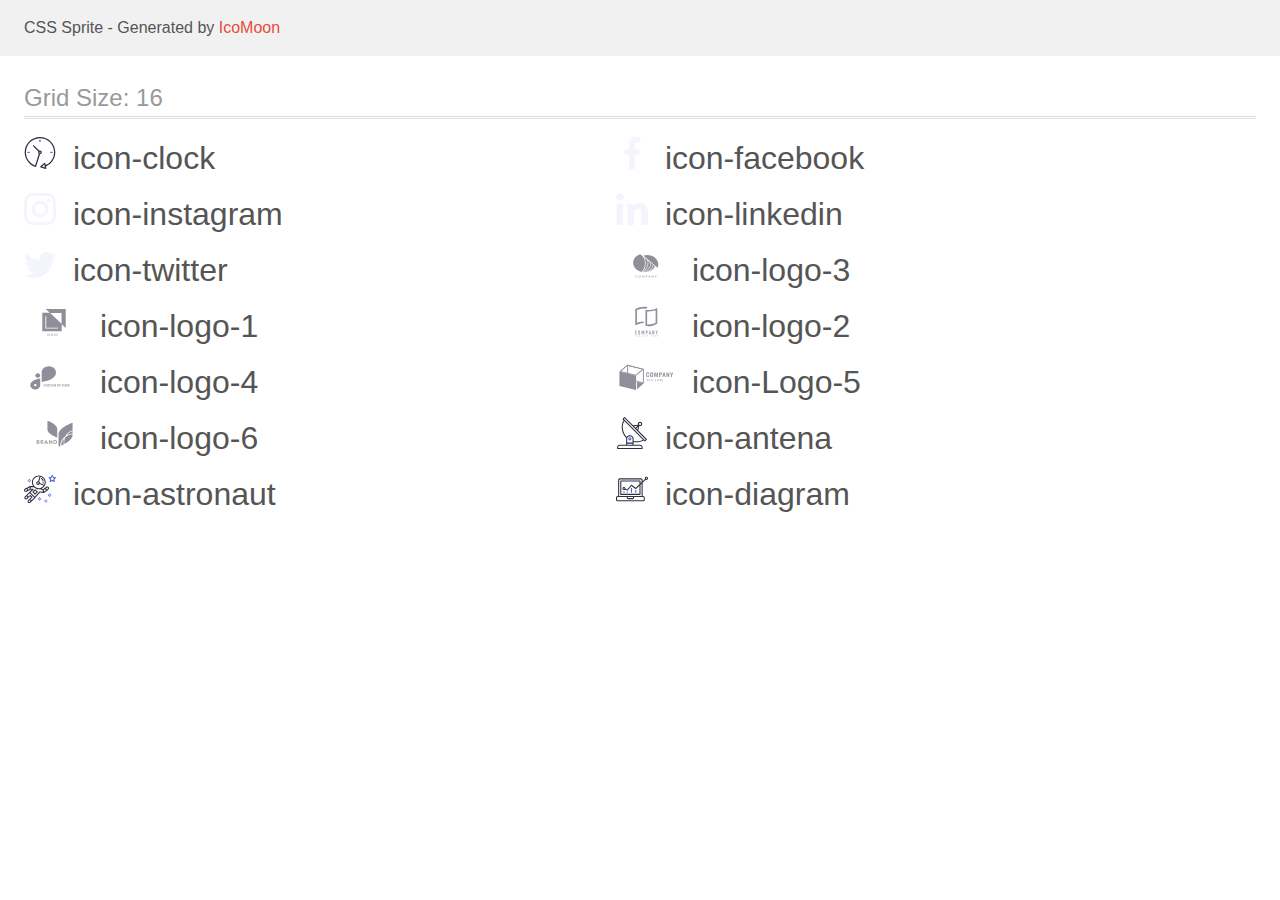
<file: icomoon/sprite/sprite.html>
<!doctype html>
<html>
<head>
    <title>CSS Sprite</title>
    <meta charset="utf-8">
    <meta name="viewport" content="width=device-width, initial-scale=1">
    <link href="sprite.css" rel="stylesheet">
</head>
<style>
    body {
        font-family: sans-serif;
        color: #555;
        margin: 0;
        line-height: 1.5;
    }
    a, a:visited {
        color: #e74c3c;
        text-decoration: none;
    }
    a:hover {
        box-shadow: 0 1px;
    }
    header {
        background: #F1F1F1;
    }
    p {
        margin: 1em 0;
    }
    h1 {
        font-size: 1.5em;
        font-weight: normal;
        margin: 1em 0 .75em;
        color: #999;
        box-shadow: 0 1px #ddd, 0 2px #fff, 0 3px #ddd;
    }
    .mhl {
        margin-left: 1.5em;
        margin-right: 1.5em;
    }
    .cell {
        float: left;
        margin-right: 1.5em;
        margin-bottom: .25em;
        width: 17em;
        overflow: hidden;
    }
    .cell span {
        margin-right: .25em;
    }
    .clearfix:before, .clearfix:after {
        content: " ";
        display: table;
    }
    .clearfix:after {
        clear: both;
    }
    .fs1 {
        font-size: 32px;
    }

</style>
<body>

<header class="clearfix">
    <p class="mhl">CSS Sprite - Generated by <a href="https://icomoon.io/app">IcoMoon</a></p>
</header>
    <div class="clearfix mhl">
        <h1>Grid Size: 16</h1>
        <div class="cell fs1">
            <span class="icon icon-clock"></span>
            icon-clock
        </div>
        <div class="cell fs1">
            <span class="icon icon-facebook"></span>
            icon-facebook
        </div>
        <div class="cell fs1">
            <span class="icon icon-instagram"></span>
            icon-instagram
        </div>
        <div class="cell fs1">
            <span class="icon icon-linkedin"></span>
            icon-linkedin
        </div>
        <div class="cell fs1">
            <span class="icon icon-twitter"></span>
            icon-twitter
        </div>
        <div class="cell fs1">
            <span class="icon icon-logo-3"></span>
            icon-logo-3
        </div>
        <div class="cell fs1">
            <span class="icon icon-logo-1"></span>
            icon-logo-1
        </div>
        <div class="cell fs1">
            <span class="icon icon-logo-2"></span>
            icon-logo-2
        </div>
        <div class="cell fs1">
            <span class="icon icon-logo-4"></span>
            icon-logo-4
        </div>
        <div class="cell fs1">
            <span class="icon icon-Logo-5"></span>
            icon-Logo-5
        </div>
        <div class="cell fs1">
            <span class="icon icon-logo-6"></span>
            icon-logo-6
        </div>
        <div class="cell fs1">
            <span class="icon icon-antena"></span>
            icon-antena
        </div>
        <div class="cell fs1">
            <span class="icon icon-astronaut"></span>
            icon-astronaut
        </div>
        <div class="cell fs1">
            <span class="icon icon-diagram"></span>
            icon-diagram
        </div>
  </div>

</body>
</html>
</file>
<file: css/styles.css>
:root {
  --navy-blue: #2e2f42;
  --slate: #434455;
  --light-slate: #8e8f99;
  --white: #ffffff;
  --cloud: #f4f4fd;
  --iris: #4d5ae5;
  --ocean: #404bbf;
  --cornflower: #e7e9fc;
  --green: #31d0aa;
  --dairy: #fcfcfc;
}

* {
  margin: 0;
  padding: 0;
}

img {
  display: block;
  max-width: 100%;
  height: auto;
}
button {
  cursor: pointer;
  border: none;
  border-radius: 4px;
}
ul,
ol {
  list-style: none;
  margin: 0;
  padding-left: 0;
}

.section {
  padding: 120px 0;
}
body {
  background: var(--white);
  font-family: 'Roboto', sans-serif;
  color: var(--slate);
}

.list {
  list-style-type: none;
}

.link {
  text-decoration: none;
}

.header {
  border-bottom: 1px solid var(--cornflower);
  box-shadow: 0px 1px 6px 0px rgba(46, 47, 66, 0.08),
    0px 1px 1px 0px rgba(46, 47, 66, 0.16),
    0px 2px 1px 0px rgba(46, 47, 66, 0.08);
}
.header-navigation {
  display: flex;
  justify-content: space-between;
  align-items: center;
}

.nav {
  display: flex;
  align-items: center;
  justify-content: space-between;
}

.menu-nav {
  display: flex;
  gap: 40px;
}
.menu-nav-item {
  display: inline-block;
  color: var(--navy-blue);
  font-weight: 500;
  line-height: 1.5;
  letter-spacing: 0.02em;
  padding: 24px 0;
  transition-property: color;
  transition-duration: 250ms;
  transition-timing-function: cubic-bezier(0.4, 0, 0.2, 1);
}

.menu-nav-item:active,
.menu-nav-item:hover,
.menu-nav-item:focus {
  color: var(--ocean);
}

.menu-nav-item::after {
  content: ' ';
  position: absolute;
  left: 0;
  bottom: -1px;
  height: 4px;
  border-radius: 2px;
  background-color: var(--ocean);
  display: flex;
}
.link-active {
  position: relative;
  color: #404bbf;
}

.link-active::after {
  position: absolute;
  content: '';
  left: 0;
  bottom: -1px;
  width: 100%;
  height: 4px;
  background-color: #404bbf;
  border-radius: 2px;
}

.address {
  font-style: normal;
  display: flex;
  gap: 40px;
  padding: 24px 0;
}

.contact {
  color: var(--slate);
  line-height: 1.5;
  letter-spacing: 0.02em;
  transition-property: color;
  transition-duration: 250ms;
  transition-timing-function: cubic-bezier(0.4, 0, 0.2, 1);
}

.contact:hover,
.contact:focus,
.contact:active {
  color: var(--ocean);
}

.logo {
  color: var(--iris);
  font-family: 'Raleway', sans-serif;
  font-size: 18px;
  font-weight: 800;
  line-height: 1.17;
  text-transform: uppercase;
  letter-spacing: 0.03em;
  margin-right: 76px;
}

.highlight-dark {
  color: var(--navy-blue);
}

.container {
  width: 1158px;
  padding: 0 15px;
  margin: 0 auto;
}
.first-section {
  background-color: var(--navy-blue);
  padding: 188px 0;
  background-image: linear-gradient(
      rgba(46, 47, 66, 0.7),
      rgba(46, 47, 66, 0.7)
    ),
    url(../images/people-office.jpg);
  background-size: cover;
  background-position: center;
  background-repeat: no-repeat;
  max-width: 1440px;
  margin: auto;
}

.header-solutions,
.header-portfolio {
  color: var(--WHITE, #fff);
  text-align: center;
  font-size: 56px;
  font-weight: 700;
  line-height: 1.07;
  letter-spacing: 0.02em;
}

.header-solutions {
  max-width: 496px;
  margin-right: auto;
  margin-left: auto;
}

.btn-order {
  font-family: 'Roboto', sans-serif;
  color: var(--white);
  background-color: var(--iris);
  font-size: 16px;
  font-weight: 500;
  line-height: 1.5;
  letter-spacing: 0.04em;
  border: none;
  cursor: pointer;
  display: block;
  min-width: 169px;
  height: 56px;
  border-radius: 4px;
  margin-top: 48px;
  margin-right: auto;
  margin-left: auto;
  transition: background-color 250ms cubic-bezier(0.4, 0, 0.2, 1);
}

.btn-order:hover,
.btn-order:focus {
  color: var(--white);
  background-color: var(--ocean);
}

.icon {
  display: flex;
  justify-content: center;
  align-items: center;
  background-color: var(--cloud);
  height: 112px;
  border-radius: 4px;
  margin-bottom: 8px;
}

.goals-section {
  display: flex;
  padding: 120px 0;
}

.visually-hidden {
  position: absolute;
  width: 1px;
  height: 1px;
  margin: -1px;
  border: 0;
  padding: 0;
  white-space: nowrap;
  clip-path: inset(100%);
  clip: rect(0 0 0 0);
  overflow: hidden;
}

.goals {
  display: flex;
  gap: 24px;
}
.goals-list-item {
  width: calc((100% - 72px) / 4);
}
.tasks {
  display: flex;
  flex-direction: column;
  padding-top: 0;
  padding-bottom: 120px;
}
.photo-section {
  display: flex;
  gap: 24px;
  justify-content: center;
}
.photo-section-item {
  width: calc((100% - 48px) / 3);
}
.header-third {
  font-size: 20px;
  font-weight: 500;
  line-height: 1.2;
  letter-spacing: 0.02em;
  color: var(--navy-blue);
  margin-bottom: 8px;
}

.name {
  text-align: center;
  margin-bottom: 8px;
}

.position {
  text-align: center;
}

.paragraph {
  line-height: 1.5;
  letter-spacing: 0.02em;
  color: var(--slate);
  margin-bottom: 8px;
}

.our-team {
  background-color: var(--cloud);
  display: flex;
  flex-direction: column;
}
.team {
  display: flex;
  gap: 24px;
}
.header-second {
  color: var(--navy-blue);
  text-align: center;
  font-size: 36px;
  font-weight: 700;
  line-height: 1.11;
  letter-spacing: 0.02em;
  text-transform: capitalize;
  margin-bottom: 72px;
}

.team-list-item {
  background-color: var(--white);
  width: calc((100% - 72px) / 4);
  border-radius: 0px 0px 4px 4px;
  box-shadow: 0px 2px 1px 0px rgba(46, 47, 66, 0.08),
    0px 1px 1px 0px rgba(46, 47, 66, 0.16),
    0px 1px 6px 0px rgba(46, 47, 66, 0.08);
}
.name-position {
  padding: 32px 0px;
}

.team-svg {
  fill: var(--cloud);
}
.team-socials {
  display: flex;
  justify-content: center;
  gap: 24px;
}
.team-socials-item {
  width: 40px;
  height: 40px;
}

.team-socials-link {
  width: 100%;
  height: 100%;
  background-color: #4d5ae5;
  border-radius: 50%;
  display: flex;
  align-items: center;
  justify-content: center;
  transition-property: background-color;
  transition-duration: 250ms;
  transition-timing-function: cubic-bezier(0.4, 0, 0.2, 1);
}
.team-socials-link:hover,
.team-socials-link:focus {
  background-color: var(--ocean);
}
.portfolio {
  padding-top: 96px;
  padding-bottom: 120px;
}
.btn {
  display: flex;
  justify-content: center;
  gap: 24px;
  margin-bottom: 72px;
}
.btn-menu {
  color: var(--iris);
  background-color: var(--cloud);
  border: none;
  text-align: center;
  font-size: 16px;
  font-weight: 500;
  line-height: 1.5;
  letter-spacing: 0.64px;
  cursor: pointer;
  font-family: 'Roboto', sans-serif;
  padding: 12px 24px;
  border: 1px solid #e7e9fc;
  transition-property: color, background-color, border-color, box-shadow;
  transition-duration: 250ms;
  transition-timing-function: cubic-bezier(0.4, 0, 0.2, 1);
}

.btn-menu:hover,
.btn-menu:focus,
.btn-menu:active {
  color: var(--white);
  background-color: var(--ocean);
  border-color: transparent;
  box-shadow: 0px 2px 2px 0px rgba(0, 0, 0, 0.12),
    0px 2px 1px 0px rgba(0, 0, 0, 0.08), 0px 3px 1px 0px rgba(0, 0, 0, 0.1);
}
.photos {
  display: flex;
  flex-wrap: wrap;
  column-gap: 24px;
  row-gap: 48px;
}
.photos-list-item {
  width: calc((100% - 48px) / 3);
}
.box {
  position: relative;
  overflow: hidden;
}

.overlay-paragraph {
  position: absolute;
  top: 0;
  color: var(--cloud);
  font-size: 16px;
  font-weight: 400;
  line-height: 1.5;
  letter-spacing: 0.02em;
  padding: 40px 32px;
  background-color: var(--iris);
  width: 100%;
  height: 100%;
  transition: transform 250ms cubic-bezier(0.4, 0, 0.2, 1);
  transform: translateY(100%);
}

.photos-link {
  display: block;
  transition-property: box-shadow;
  transition-duration: 250ms;
  transition-timing-function: cubic-bezier(0.4, 0, 0.2, 1);
}

.photos-link:hover,
.photos-link:focus,
.photos-link:active {
  box-shadow: 0px 2px 1px 0px rgba(46, 47, 66, 0.08),
    0px 1px 1px 0px rgba(46, 47, 66, 0.16),
    0px 1px 6px 0px rgba(46, 47, 66, 0.08);
}
.photos-link:hover .overlay-paragraph,
.photos-link:focus .overlay-paragraph,
.photos-link:active .overlay-paragraph {
  box-shadow: 0px 2px 1px 0px rgba(46, 47, 66, 0.08),
    0px 1px 1px 0px rgba(46, 47, 66, 0.16),
    0px 1px 6px 0px rgba(46, 47, 66, 0.08);
  transform: translatey(0);
}

.description {
  padding: 32px 16px;
  border: 1px solid var(--cornflower);
  border-top: none;
}
.photos-list {
  list-style-type: none;
}

.photos .link {
  cursor: pointer;
}

.photos-header {
  color: var(--navy-blue);
  font-size: 20px;
  font-weight: 500;
  line-height: 1.2;
  letter-spacing: 0.4px;
  margin-bottom: 8px;
}

.photos-paragraph {
  color: var(--slate);
  line-height: 1.5;
  letter-spacing: 0.32px;
}
.customers-icons {
  display: flex;
  justify-content: center;
  gap: 24px;
}
.customers-icons-item {
  width: calc((100% - 120px) / 6);
  height: 88px;
}
.customers-icons-link {
  width: 100%;
  height: 100%;
  color: var(--light-slate);
  display: flex;
  align-items: center;
  justify-content: center;
  border-radius: 4px;
  border: 1px solid var(--LIGHT-SLATE, #8e8f99);
  transition: border-color 250ms cubic-bezier(0.4, 0, 0.2, 1),
    color 250ms cubic-bezier(0.4, 0, 0.2, 1);
}

.customers-icons-link:hover,
.customers-icons-link:focus {
  color: var(--ocean);
  border-color: var(--ocean);
}

.icon-customer {
  fill: currentColor;
}

.highlight-bright {
  color: var(--cloud);
}
.footer {
  background-color: var(--navy-blue);
  padding: 100px 0;
}

.container-footer {
  display: flex;
  align-items: baseline;
  padding: 0 15px;
}
.content-footer {
  margin-right: 120px;
}

.footer-logo {
  color: var(--iris);
  font-family: 'Raleway', sans-serif;
  font-size: 18px;
  font-weight: 800;
  line-height: 1.17;
  text-transform: uppercase;
  letter-spacing: 0.03em;
  display: inline-block;
  margin-bottom: 16px;
}

.footer-paragraph {
  line-height: 1.5;
  letter-spacing: 0.02em;
  color: var(--cloud);
  max-width: 264px;
}

.socials-paragraph {
  font-weight: 500;
  font-size: 16px;
  line-height: 1.5;
  letter-spacing: 0.02em;
  color: var(--white);
  margin-bottom: 16px;
}
.socials-footer {
  margin-right: 80px;
}

.socials-footer-icon {
  display: flex;
  gap: 16px;
}

.socials-footer-item {
  width: 40px;
  height: 40px;
}

.socials-footer-link {
  width: 100%;
  height: 100%;
  background-color: #4d5ae5;
  border-radius: 50%;
  display: flex;
  align-items: center;
  justify-content: center;
  transition-property: background-color;
  transition-duration: 250ms;
  transition-timing-function: cubic-bezier(0.4, 0, 0.2, 1);
}
.socials-footer-link:hover,
.socials-footer-link:focus {
  background-color: var(--green);
}

.icon-svg {
  fill: var(--cloud);
}

.form-footer {
  display: flex;
  gap: 24px;
}

.email-footer {
  width: 264px;
  height: 40px;
  background-color: transparent;
  border-radius: 4px;
  border: 1px solid var(--white);
  color: var(--white);
  font-size: 12px;
  line-height: 1.5;
  letter-spacing: 0.04em;
  padding-left: 16px;
  box-shadow: 0px 4px 4px 0px rgba(0, 0, 0, 0.15);
}

.email-footer::placeholder {
  color: var(--white);
}

.btn-subscribe {
  min-width: 165px;
  height: 40px;
  display: flex;
  justify-content: center;
  align-items: center;
  font-family: 'Roboto', sans-serif;
  font-size: 16px;
  font-weight: 500;
  line-height: 1.5;
  letter-spacing: 0.04em;
  cursor: pointer;
  border: none;
  border-radius: 4px;
  background: var(--iris);
  color: var(--white);
}

.btn-subscribe:hover {
  color: var(--white);
  background-color: var(--ocean);
}

.icon-subscribe {
  margin-left: 16px;
}

.backdrop {
  position: fixed;
  left: 0;
  top: 0;
  width: 100%;
  height: 100%;
  background: rgba(46, 47, 66, 0.4);
  transition: opacity 250ms cubic-bezier(0.4, 0, 0.2, 1),
    visibility 250ms cubic-bezier(0.4, 0, 0.2, 1);
}

.modal {
  width: 408px;
  min-height: 584px;
  border-radius: 4px;
  background: var(--dairy);
  box-shadow: 0px 2px 1px 0px rgba(0, 0, 0, 0.2),
    0px 1px 3px 0px rgba(0, 0, 0, 0.12), 0px 1px 1px 0px rgba(0, 0, 0, 0.14);
  position: absolute;
  top: 50%;
  left: 50%;
  transform: translate(-50%, -50%) scale(1);
  transition: transform 250ms cubic-bezier(0.4, 0, 0.2, 1);
  padding: 72px 24px 24px 24px;
}

.is-hidden {
  opacity: 0;
  visibility: hidden;
  pointer-events: none;
}

.close-btn {
  position: absolute;
  top: 24px;
  right: 24px;
  width: 24px;
  height: 24px;
  border-radius: 50%;
  display: flex;
  align-items: center;
  justify-content: center;
  background-color: var(--cornflower);
  border: 1px solid rgba(0, 0, 0, 0.1);
  padding: 0;
  cursor: pointer;
  transition: background-color 250ms cubic-bezier(0.4, 0, 0.2, 1),
    border 250ms cubic-bezier(0.4, 0, 0.2, 1);
}

.close-btn:hover,
.close-btn:focus {
  border: none;
  background-color: #404bbf;
  fill: #ffffff;
}

.icon-close {
  transition: fill 250ms cubic-bezier(0.4, 0, 0.2, 1);
}

.header-form-modal {
  margin-bottom: 16px;
  color: var(--navy-blue);
  text-align: center;
  font-family: 'Roboto', sans-serif;
  font-size: 16px;
  font-style: normal;
  font-weight: 500;
  line-height: 1.5;
  letter-spacing: 0.02em;
}

.label-container {
  margin-bottom: 8px;
}

.label-modal {
  font-size: 12px;
  font-weight: 400;
  line-height: 1.17;
  letter-spacing: 0.04em;
  color: var(--light-slate);
  display: block;
  margin-bottom: 4px;
}

.input-container {
  position: relative;
}

.input-order-form {
  width: 100%;
  height: 40px;
  border-radius: 4px;
  border: 1px solid rgba(46, 47, 66, 0.4);
  background-color: transparent;
  padding-left: 38px;
  outline: transparent;
  transition: border-color 250ms cubic-bezier(0.4, 0, 0.2, 1);
}

.input-order-form:focus {
  border-color: var(--iris);
}

.icon-form {
  position: absolute;
  fill: var(--navy-blue);
  top: 50%;
  left: 16px;
  transform: translateY(-50%);
  transition: fill 250ms cubic-bezier(0.4, 0, 0.2, 1);
}

.input-order-form:focus .icon-form {
  fill: var(--iris);
}

.input-container:focus-within .icon-form {
  fill: var(--iris);
}

.textarea-container {
  margin-bottom: 16px;
}

.textarea-form-modal:focus {
  border-color: var(--iris);
}

.textarea-form-modal {
  width: 100%;
  height: 120px;
  font-size: 12px;
  line-height: 1.17;
  letter-spacing: 0.04em;
  color: rgba(46, 47, 66, 0.4);
  background-color: transparent;
  padding: 8px 16px;
  outline: transparent;
  resize: none;
  border-radius: 4px;
  border: 1px solid rgba(46, 47, 66, 0.4);
  transition: border-color 250ms cubic-bezier(0.4, 0, 0.2, 1);
}

.checkbox-container {
  margin-bottom: 24px;
}

.label-modal-checkbox {
  display: block;
  font-size: 12px;
  line-height: 1.17;
  letter-spacing: 0.04em;
  color: var(--light-slate);
}

.icon-checkbox-container {
  width: 16px;
  height: 16px;
  border: 1px solid rgba(46, 47, 66, 0.4);
  border-radius: 2px;
  transition: background-color 250ms cubic-bezier(0.4, 0, 0.2, 1),
    border 250ms cubic-bezier(0.4, 0, 0.2, 1),
    fill 250ms cubic-bezier(0.4, 0, 0.2, 1);
  display: inline-flex;
  align-items: center;
  justify-content: center;
  fill: transparent;
}

.input-checkbox-modal:checked + .label-modal-checkbox .icon-checkbox-container {
  border: none;
  background-color: var(--ocean);
  fill: var(--cloud);
}

.checkbox-privacypolicy-link {
  color: var(--iris);
}

.btn-send {
  display: block;
  min-width: 169px;
  height: 56px;
  font-family: 'Roboto', sans-serif;
  font-size: 16px;
  font-style: normal;
  font-weight: 500;
  line-height: 1.5;
  letter-spacing: 0.04em;
  border-radius: 4px;
  background: var(--iris);
  color: var(--white);
  cursor: pointer;
  border: none;
  margin: 0 auto;
  transition: background-color 250ms cubic-bezier(0.4, 0, 0.2, 1);
}

.btn-send:hover {
  color: var(--white);
  background-color: var(--ocean);
}
</file>
<file: icomoon/demo-files/demo.css>
body {
  padding: 0;
  margin: 0;
  font-family: sans-serif;
  font-size: 1em;
  line-height: 1.5;
  color: #555;
  background: #fff;
}
h1 {
  font-size: 1.5em;
  font-weight: normal;
  box-shadow: 0 1px #ddd, 0 2px #fff, 0 3px #ddd;
}
small {
  font-size: .66666667em;
}
a {
  color: #e74c3c;
  text-decoration: none;
}
a:hover, a:focus {
  box-shadow: 0 1px #e74c3c;
}
.bshadow0, input {
  box-shadow: inset 0 -2px #e7e7e7;
}
input:hover {
  box-shadow: inset 0 -2px #ccc;
}
input, fieldset {
  font-size: 1em;
  margin: 0;
  padding: 0;
  border: 0;
}
input {
  color: inherit;
  line-height: 1.5;
  height: 1.5em;
  padding: .25em 0;
}
input:focus {
  outline: none;
  box-shadow: inset 0 -2px #449fdb;
}
.glyph {
  font-size: 16px;
  margin-right: 1.5em;
  float: left;
  width: 17em;
}
svg {
  color: #000;
}
.liga {
  width: 80%;
  width: calc(100% - 2.5em);
}
.talign-right {
  text-align: right;
}
.talign-center {
  text-align: center;
}
.bgc1 {
  background: #f1f1f1;
}
.fgc0 {
  color: #000;
}
.fgc1 {
  color: #999;
}
p {
  margin-top: 1em;
  margin-bottom: 1em;
}
.mvm {
  margin-top: .75em;
  margin-bottom: .75em;
}
.mtn {
  margin-top: 0;
}
.mtl, .mal {
  margin-top: 1.5em;
}
.mbl, .mal {
  margin-bottom: 1.5em;
}
.mal, .mhl {
  margin-left: 1.5em;
  margin-right: 1.5em;
}
.mhmm {
  margin-left: 1em;
  margin-right: 1em;
}
.ptl {
  padding-top: 1.5em;
}
.pbs, .pvs {
  padding-bottom: .25em;
}
.pvs, .pts {
  padding-top: .25em;
}
.unit {
  float: left;
}
.unitRight {
  float: right;
}
.size1of2 {
  width: 50%;
}
.size1of1 {
  width: 100%;
}
.clearfix:before, .clearfix:after {
  content: " ";
  display: table;
}
.clearfix:after {
  clear: both;
}
.hidden-true {
  display: none;
}
.textbox0 {
  width: 3em;
  background: #f1f1f1;
  padding: .25em .5em;
  line-height: 1.5;
  height: 1.5em;
}
.fs0 {
  font-size: 16px;
}
.fs1 {
  font-size: 32px;
}
.name {
  margin-left: .25em;
}
</file>
<file: icomoon/style.css>
.icon {
  display: inline-block;
  width: 1em;
  height: 1em;
  stroke-width: 0;
  stroke: currentColor;
  fill: currentColor;
}

/* ==========================================
Single-colored icons can be modified like so:
.icon-name {
  font-size: 32px;
  color: red;
}
========================================== */

.icon-logo-3 {
  width: 1.857421875em;
}

.icon-logo-1 {
  width: 1.857421875em;
}

.icon-logo-2 {
  width: 1.857421875em;
}

.icon-logo-4 {
  width: 1.857421875em;
}

.icon-Logo-5 {
  width: 1.857421875em;
}

.icon-logo-6 {
  width: 1.857421875em;
}
</file>
<file: icomoon/sprite/sprite.css>
.icon {
  display: inline-block;
  background-repeat: no-repeat;
  background-image: url(sprite.svg);
}
.icon-clock {
  width: 32px;
  height: 32px;
  background-position: 0 0;
}
.icon-facebook {
  width: 32px;
  height: 32px;
  background-position: -48px 0;
}
.icon-instagram {
  width: 32px;
  height: 32px;
  background-position: -96px 0;
}
.icon-linkedin {
  width: 32px;
  height: 32px;
  background-position: -144px 0;
}
.icon-twitter {
  width: 32px;
  height: 32px;
  background-position: -192px 0;
}
.icon-logo-3 {
  width: 59px;
  height: 32px;
  background-position: -240px 0;
}
.icon-logo-1 {
  width: 59px;
  height: 32px;
  background-position: -336px 0;
}
.icon-logo-2 {
  width: 59px;
  height: 32px;
  background-position: -432px 0;
}
.icon-logo-4 {
  width: 59px;
  height: 32px;
  background-position: -528px 0;
}
.icon-Logo-5 {
  width: 59px;
  height: 32px;
  background-position: -624px 0;
}
.icon-logo-6 {
  width: 59px;
  height: 32px;
  background-position: 0 -48px;
}
.icon-antena {
  width: 32px;
  height: 32px;
  background-position: -96px -48px;
}
.icon-astronaut {
  width: 32px;
  height: 32px;
  background-position: -144px -48px;
}
.icon-diagram {
  width: 32px;
  height: 32px;
  background-position: -192px -48px;
}
</file>
